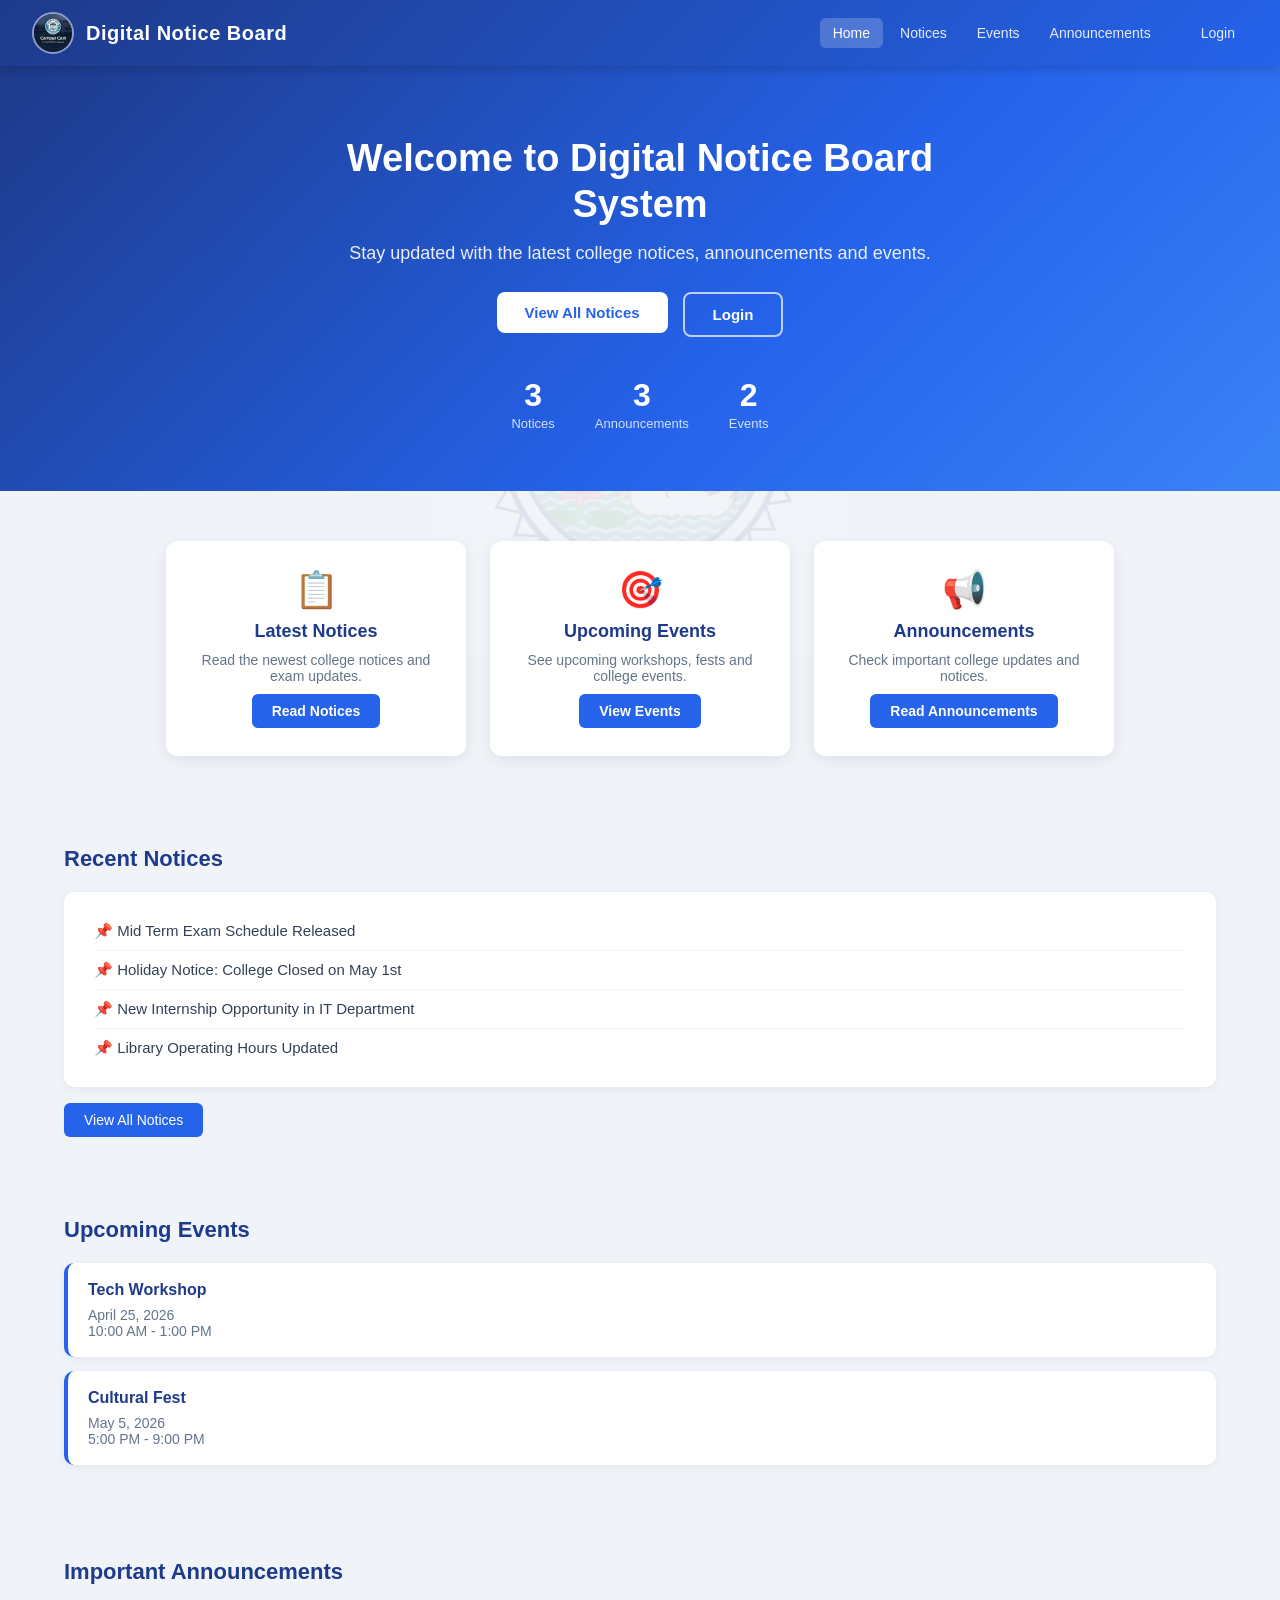
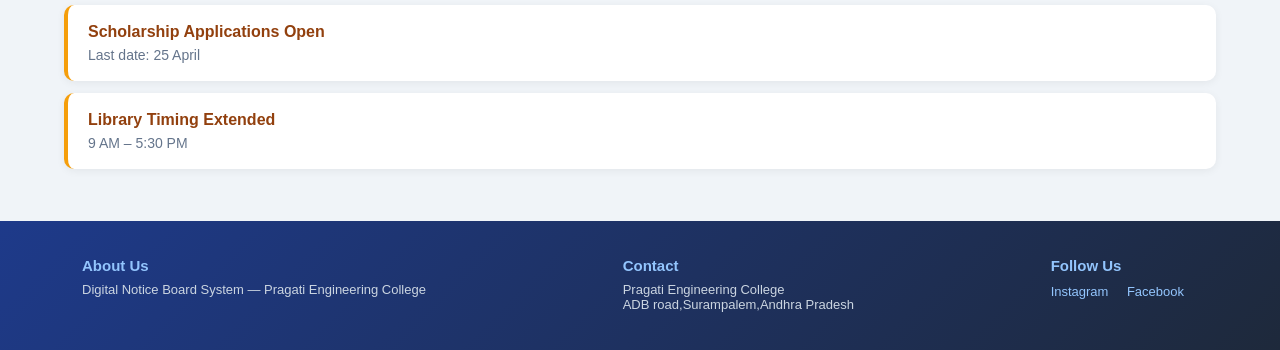
<file: html/index.html>
<!DOCTYPE html>
<html lang="en">
<head>
  <meta charset="UTF-8">
  <meta name="viewport" content="width=device-width, initial-scale=1.0">
  <title>Digital Notice Board System - PEC</title>
  <link rel="stylesheet" href="../css/style.css">
  <link rel="stylesheet" href="../css/components.css">
</head>
<body>

<header>
  <div class="navbar">
    <div class="navbar-brand">
      <img src="../images/logocc.jpeg" alt="LOGOCC" class="nav-logo">
      <h2>Digital Notice Board</h2>
    </div>
    <nav>
      <a href="index.html" id="nav-home">Home</a>
      <a href="notices.html">Notices</a>
      <a href="event.html">Events</a>
      <a href="annoc.html">Announcements</a>
      <a href="admindb.html" id="nav-dashboard" style="display:none;">Dashboard</a>
      <span id="nav-username" class="nav-username"></span>
      <a href="login.html" id="nav-login">Login</a>
      <a href="#" id="nav-logout" style="display:none;" id="logout-btn">Logout</a>
    </nav>
  </div>
</header>

<section class="hero">
  <div class="hero-content">
    <h1>Welcome to Digital Notice Board System</h1>
    <p>Stay updated with the latest college notices, announcements and events.</p>
    <div class="hero-btns">
      <a href="notices.html"><button class="btn-white"> View All Notices</button></a>
      <a href="login.html"><button class="btn-outline"> Login</button></a>
    </div>
    <div class="hero-stats">
      <div class="stat-box"><span id="stat-notices">0</span><small>Notices</small></div>
      <div class="stat-box"><span id="stat-announcements">0</span><small>Announcements</small></div>
      <div class="stat-box"><span id="stat-events">0</span><small>Events</small></div>
    </div>
  </div>
</section>

<section class="features">
  <a href="notices.html" class="card">
    <div class="card-icon">📋</div>
    <h3>Latest Notices</h3>
    <p>Read the newest college notices and exam updates.</p>
    <button>Read Notices</button>
  </a>
  <a href="event.html" class="card">
    <div class="card-icon">🎯</div>
    <h3>Upcoming Events</h3>
    <p>See upcoming workshops, fests and college events.</p>
    <button>View Events</button>
  </a>
  <a href="annoc.html" class="card">
    <div class="card-icon">📢</div>
    <h3>Announcements</h3>
    <p>Check important college updates and notices.</p>
    <button>Read Announcements</button>
  </a>
</section>

<section class="notices">
  <h2>Recent Notices</h2>
  <ul>
    <li>📌 Mid Term Exam Schedule Released</li>
    <li>📌 Holiday Notice: College Closed on May 1st</li>
    <li>📌 New Internship Opportunity in IT Department</li>
    <li>📌 Library Operating Hours Updated</li>
  </ul>
  <a href="notices.html"><button>View All Notices</button></a>
</section>

<section class="events">
  <h2>Upcoming Events</h2>
  <div class="event">
    <h3> Tech Workshop</h3>
    <p> April 25, 2026</p>
    <p> 10:00 AM - 1:00 PM</p>
  </div>
  <div class="event">
    <h3> Cultural Fest</h3>
    <p> May 5, 2026</p>
    <p> 5:00 PM - 9:00 PM</p>
  </div>
</section>

<section class="announcements">
  <h2>Important Announcements</h2>
  <div class="announcement">
    <h3> Scholarship Applications Open</h3>
    <p>Last date: 25 April</p>
  </div>
  <div class="announcement">
    <h3> Library Timing Extended</h3>
    <p>9 AM – 5:30 PM</p>
  </div>
</section>

<footer>
  <div class="footer-content">
    <div>
      <h3>About Us</h3>
      <p>Digital Notice Board System — Pragati Engineering College</p>
    </div>
    <div>
      <h3>Contact</h3>
      <p>Pragati Engineering College</p>
      <p> ADB road,Surampalem,Andhra Pradesh</p>
    </div>
    <div>
      <h3>Follow Us</h3>
      <div class="social">
        <a href=" https://www.instagram.com/pragatiengineering/ ">Instagram</a>
        <a href="https://www.facebook.com/PragatiEngineeeringCollege/">Facebook</a>
      </div>
    </div>
  </div>
  
</footer>

<div id="toast" class="toast"></div>

<script src="../js/auth.js"></script>
<script src="../js/notices.js"></script>
<script src="../js/announcements.js"></script>
<script src="../js/events.js"></script>
<script src="../js/ui.js"></script>
<script src="../js/main.js"></script>
</body>
</html>
</file>
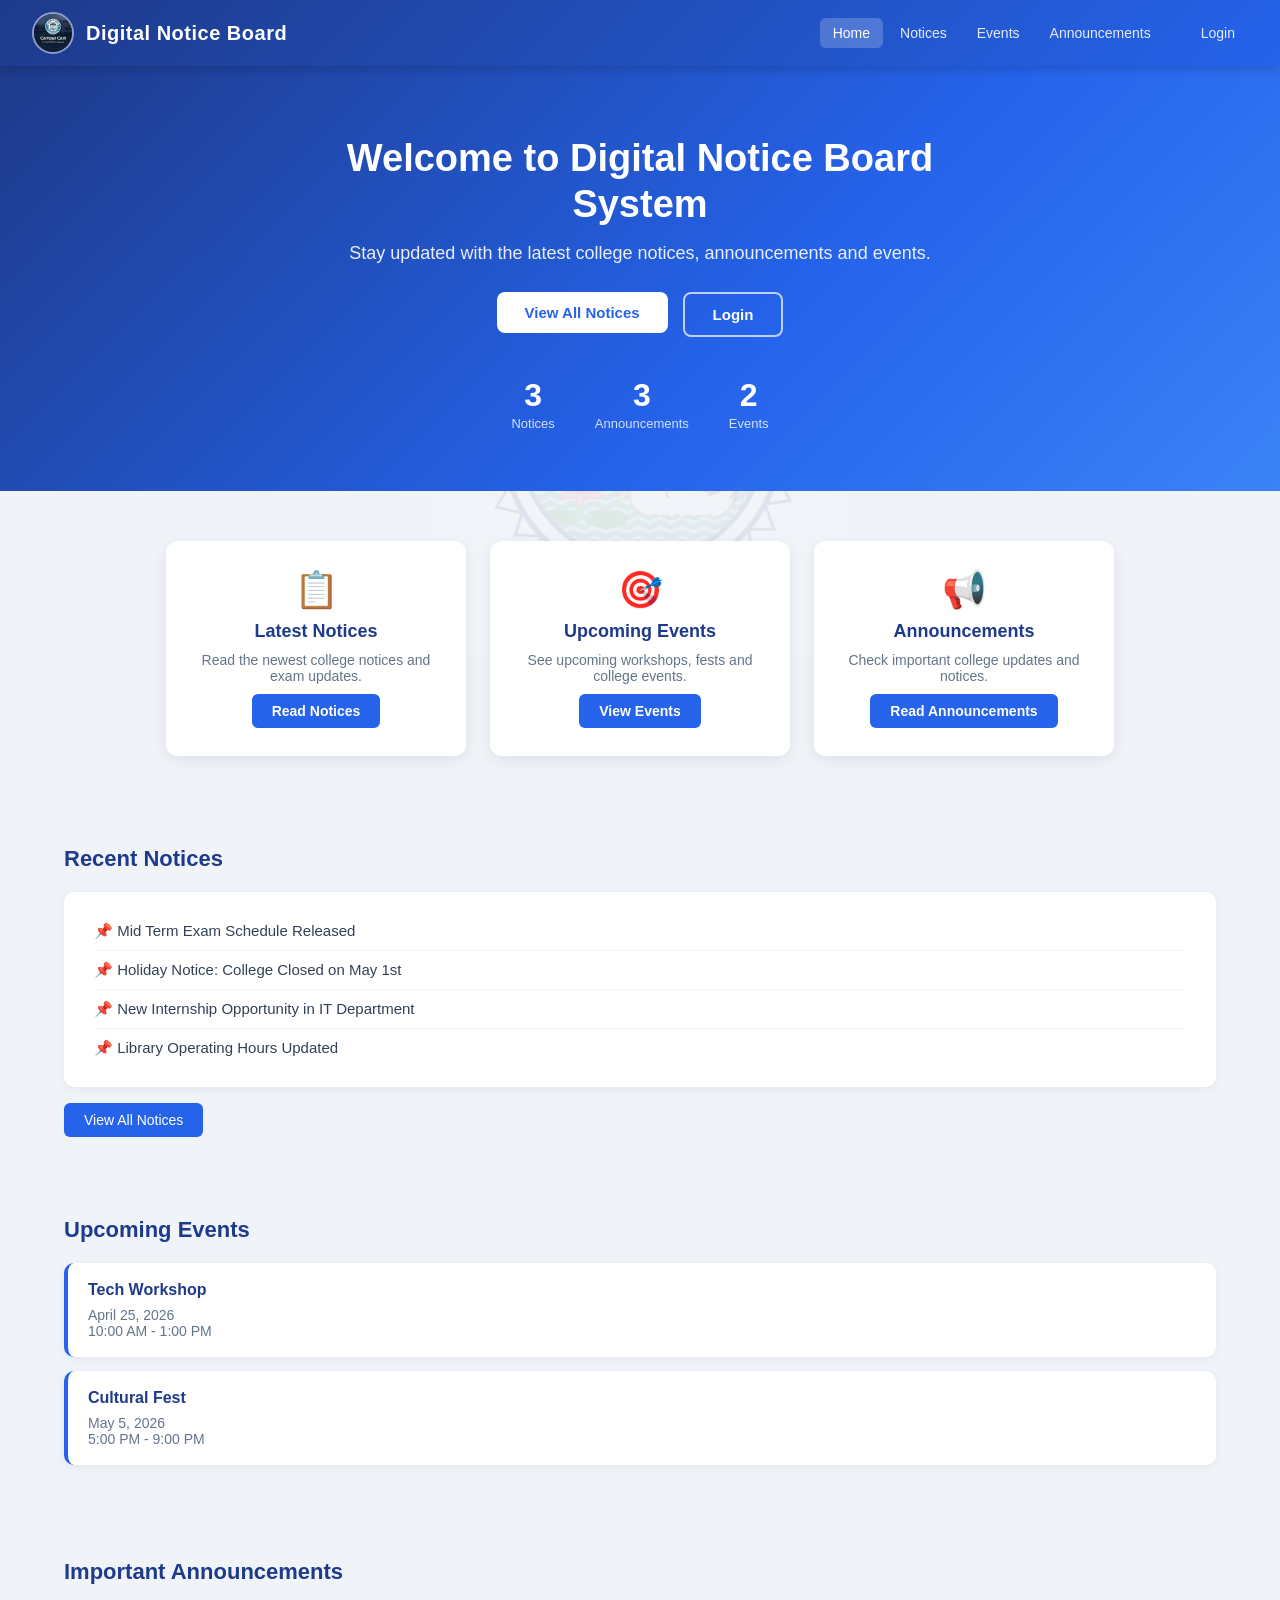
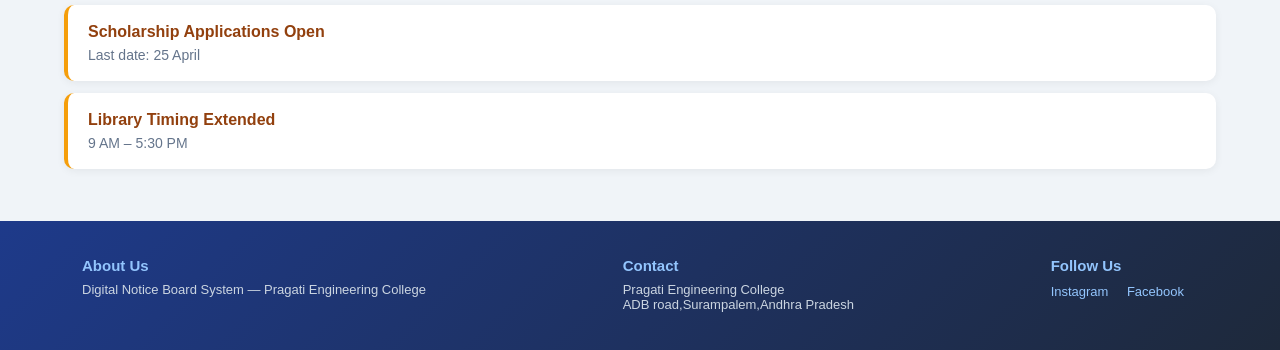
<file: html/addnotice.html>
<!DOCTYPE html>
<html lang="en">
<head>
  <meta charset="UTF-8">
  <meta name="viewport" content="width=device-width, initial-scale=1.0">
  <title>Add Notice - Digital Notice Board</title>
  <link rel="stylesheet" href="../css/style.css">
  <link rel="stylesheet" href="../css/components.css">
</head>
<body>

<header>
  <div class="navbar">
    <div class="navbar-brand">
      <img src="../images/logocc.jpeg" alt="LOGOCC" class="nav-logo">
      <h2>Digital Notice Board</h2>
    </div>
    <nav>
      <a href="index.html">Home</a>
      <a href="notices.html">Notices</a>
      <a href="event.html">Events</a>
      <a href="annoc.html">Announcements</a>
      <a href="admindb.html">Dashboard</a>
      <span id="nav-username" class="nav-username"></span>
      <a href="#" id="nav-logout" id="logout-btn"> Logout</a>
    </nav>
  </div>
</header>

<div class="page-header">
  <h2>📝 Add New Notice</h2>
</div>

<div class="add-notice-container">
  <form id="add-notice-form">
    <label>Notice Title</label>
    <input type="text" id="notice-title" placeholder="Enter notice title" required>

    <label>Description</label>
    <textarea id="notice-desc" rows="4" placeholder="Enter detailed description..." required></textarea>

    <label>Category</label>
    <select id="notice-category">
      <option value="Exam"> Exam</option>
      <option value="Event"> Event</option>
      <option value="Holiday"> Holiday</option>
      <option value="General">General</option>
    </select>

    <label>Start Date</label>
    <input type="date" id="notice-start" required>

    <label>End / Expiry Date</label>
    <input type="date" id="notice-end" required>

    <div class="form-actions">
      <button type="submit" class="btn-primary">Post Notice</button>
      <a href="managenotices.html"><button type="button" class="btn-cancel">Cancel</button></a>
    </div>
  </form>
</div>

<footer>
  <div class="footer-content">
    <div>
      <h3>About Us</h3>
      <p>Digital Notice Board System — Pragati Engineering College</p>
    </div>
    <div>
      <h3>Contact</h3>
      <p>Pragati Engineering College</p>
      <p> ADB road,Surampalem,Andhra Pradesh</p>
    </div>
    <div>
      <h3>Follow Us</h3>
      <div class="social">
        <a href=" https://www.instagram.com/pragatiengineering/ ">Instagram</a>
        <a href="https://www.facebook.com/PragatiEngineeeringCollege/">Facebook</a>
      </div>
    </div>
  </div>
  
</footer>
<div id="toast" class="toast"></div>

<script src="../js/auth.js"></script>
<script src="../js/notices.js"></script>
<script src="../js/announcements.js"></script>
<script src="../js/events.js"></script>
<script src="../js/ui.js"></script>
<script src="../js/main.js"></script>
<script>
  document.addEventListener("DOMContentLoaded", function() {
    const logoutBtn = document.getElementById("nav-logout");
    if (logoutBtn) logoutBtn.addEventListener("click", function(e) { e.preventDefault(); logout(); });
  });
</script>
</body>
</html>
</file>
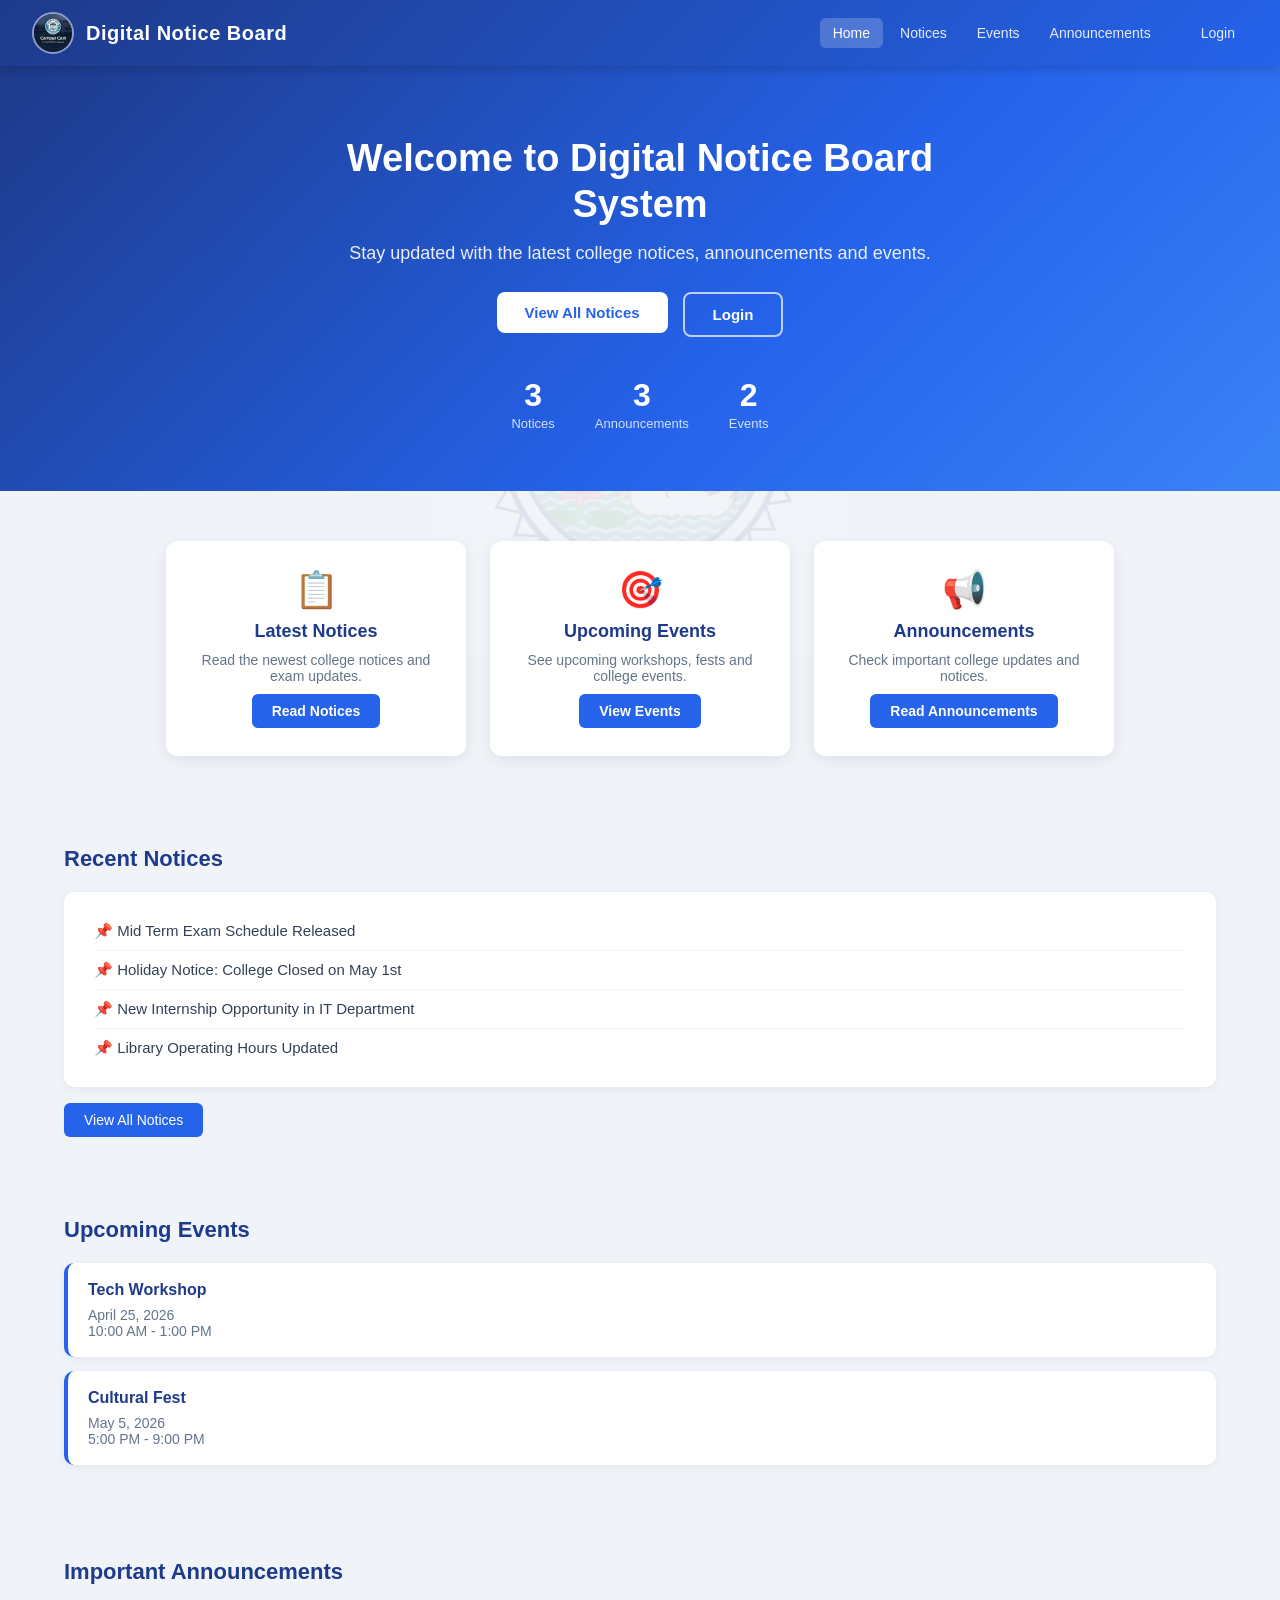
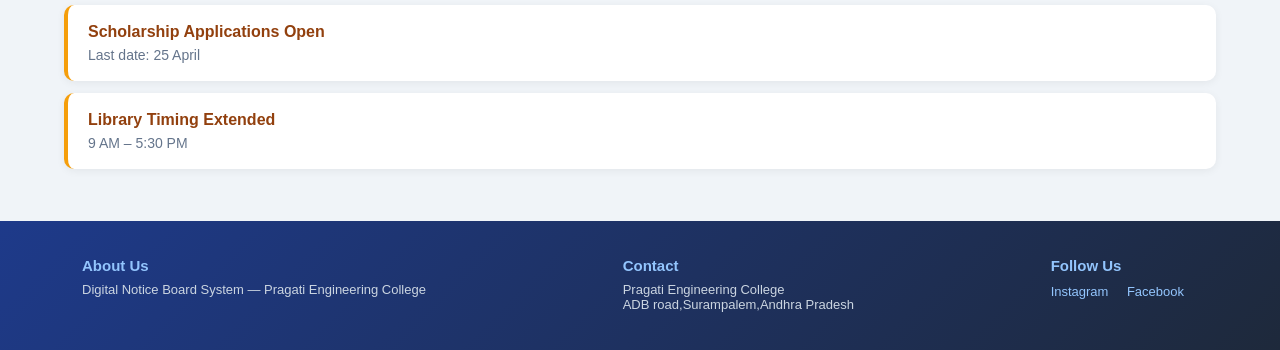
<file: html/admindb.html>
<!DOCTYPE html>
<html lang="en">
<head>
  <meta charset="UTF-8">
  <meta name="viewport" content="width=device-width, initial-scale=1.0">
  <title>Faculty Dashboard - Digital Notice Board</title>
  <link rel="stylesheet" href="../css/style.css">
  <link rel="stylesheet" href="../css/components.css">
</head>
<body>

<header>
  <div class="navbar">
    <div class="navbar-brand">
      <img src="../images/logocc.jpeg" alt="LOGOCC" class="nav-logo">
      <h2>Digital Notice Board</h2>
    </div>
    <nav>
      <a href="index.html">Home</a>
      <a href="notices.html">Notices</a>
      <a href="event.html">Events</a>
      <a href="annoc.html">Announcements</a>
      <span id="nav-username" class="nav-username"></span>
      <a href="#" id="nav-logout" id="logout-btn">Logout</a>
    </nav>
  </div>
</header>

<section class="dashboard">
  <div class="dashboard-welcome">
    <h2> Faculty Dashboard</h2>
    <p id="welcome-msg">Welcome </p>
  </div>

  <div class="stats-row">
    <div class="stat-card">
      <span class="stat-icon">📋</span>
      <span id="stat-notices" class="stat-num">0</span>
      <span class="stat-label">Total Notices</span>
    </div>
    <div class="stat-card">
      <span class="stat-icon">📢</span>
      <span id="stat-announcements" class="stat-num">0</span>
      <span class="stat-label">Announcements</span>
    </div>
    <div class="stat-card">
      <span class="stat-icon">🎯</span>
      <span id="stat-events" class="stat-num">0</span>
      <span class="stat-label">Events</span>
    </div>
  </div>

  <div class="dashboard-cards">
    <div class="dash-card">
      <div class="dash-icon">📝</div>
      <h3>Post Notice</h3>
      <p>Add new college notice for students</p>
      <a href="addnotice.html"><button class="btn-primary">Add Notice</button></a>
    </div>
    <div class="dash-card">
      <div class="dash-icon">⚙️</div>
      <h3>Manage Notices</h3>
      <p>Edit or delete existing notices</p>
      <a href="managenotices.html"><button class="btn-primary">Manage</button></a>
    </div>
    <div class="dash-card">
      <div class="dash-icon">🎯</div>
      <h3>Manage Events</h3>
      <p>Add or update college events</p>
      <a href="event.html"><button class="btn-primary">View Events</button></a>
    </div>
    <div class="dash-card">
      <div class="dash-icon">📢</div>
      <h3>Announcements</h3>
      <p>Post important announcements</p>
      <a href="annoc.html"><button class="btn-primary">Manage</button></a>
    </div>
  </div>
</section>
<footer>
  <div class="footer-content">
    <div>
      <h3>About Us</h3>
      <p>Digital Notice Board System — Pragati Engineering College</p>
    </div>
    <div>
      <h3>Contact</h3>
      <p>Pragati Engineering College</p>
      <p> ADB road,Surampalem,Andhra Pradesh</p>
    </div>
    <div>
      <h3>Follow Us</h3>
      <div class="social">
        <a href=" https://www.instagram.com/pragatiengineering/ ">Instagram</a>
        <a href="https://www.facebook.com/PragatiEngineeeringCollege/">Facebook</a>
      </div>
    </div>
  </div>
  
</footer>

<div id="toast" class="toast"></div>

<script src="../js/auth.js"></script>
<script src="../js/notices.js"></script>
<script src="../js/announcements.js"></script>
<script src="../js/events.js"></script>
<script src="../js/ui.js"></script>
<script src="../js/main.js"></script>
<script>
  document.addEventListener("DOMContentLoaded", function() {
    const user = getCurrentUser();
    if (user) {
      const msg = document.getElementById("welcome-msg");
      if (msg) msg.textContent = `Welcome , ${user.name}! `;
    }
    const logoutBtn = document.getElementById("nav-logout");
    if (logoutBtn) logoutBtn.addEventListener("click", function(e) { e.preventDefault(); logout(); });
  });
</script>
</body>
</html>
</file>
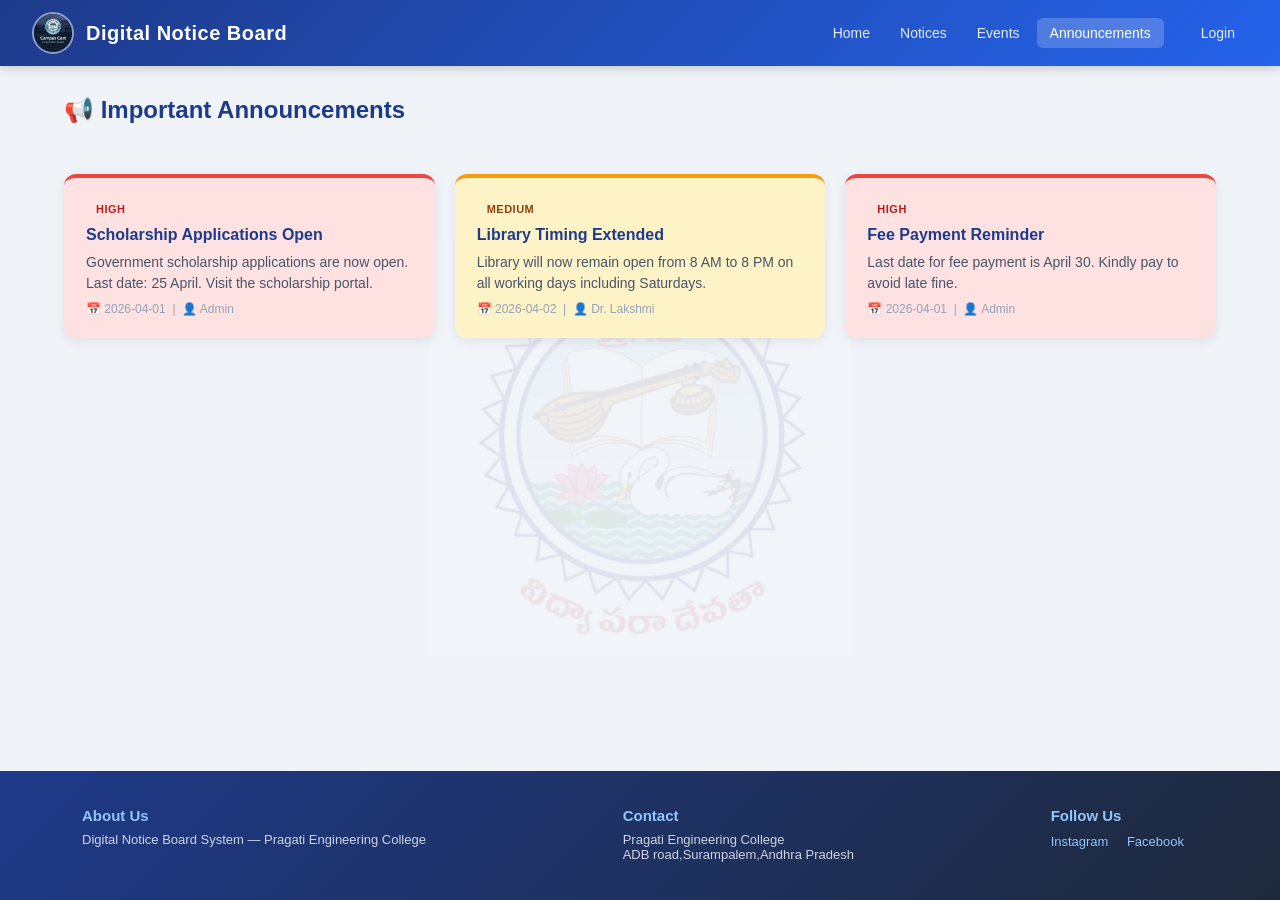
<file: html/annoc.html>
<!DOCTYPE html>
<html lang="en">
<head>
  <meta charset="UTF-8">
  <meta name="viewport" content="width=device-width, initial-scale=1.0">
  <title>Announcements - Digital Notice Board</title>
  <link rel="stylesheet" href="../css/style.css">
  <link rel="stylesheet" href="../css/components.css">
</head>
<body>

<header>
  <div class="navbar">
    <div class="navbar-brand">
      <img src="../images/logocc.jpeg" alt="LOGOCC" class="nav-logo">
      <h2>Digital Notice Board</h2>
    </div>
    <nav>
      <a href="index.html">Home</a>
      <a href="notices.html">Notices</a>
      <a href="event.html">Events</a>
      <a href="annoc.html">Announcements</a>
      <a href="admindb.html" id="nav-dashboard" style="display:none;">Dashboard</a>
      <span id="nav-username" class="nav-username"></span>
      <a href="login.html" id="nav-login">Login</a>
      <a href="#" id="nav-logout" style="display:none;" id="logout-btn">Logout</a>
    </nav>
  </div>
</header>

<div class="page-header">
  <h2>📢 Important Announcements</h2>
  <span id="role-badge" class="role-badge"></span>
</div>

<div class="toolbar">
  <button id="add-announcement-btn" class="btn-primary" style="display:none;" onclick="openModal('add-announcement-modal')">➕ Add Announcement</button>
</div>

<div class="announcement-container" id="announcements-container">
  <p style="text-align:center;color:#666;">Loading announcements...</p>
</div>

<footer>
  <div class="footer-content">
    <div>
      <h3>About Us</h3>
      <p>Digital Notice Board System — Pragati Engineering College</p>
    </div>
    <div>
      <h3>Contact</h3>
      <p>Pragati Engineering College</p>
      <p> ADB road,Surampalem,Andhra Pradesh</p>
    </div>
    <div>
      <h3>Follow Us</h3>
      <div class="social">
        <a href=" https://www.instagram.com/pragatiengineering/ ">Instagram</a>
        <a href="https://www.facebook.com/PragatiEngineeeringCollege/">Facebook</a>
      </div>
    </div>
  </div>
  
</footer>

<div id="toast" class="toast"></div>

<!-- Add Announcement Modal -->
<div id="add-announcement-modal" class="modal-overlay" style="display:none;">
  <div class="modal">
    <h3>📢 Add Announcement</h3>
    <form id="add-announcement-form">
      <label>Title</label>
      <input type="text" id="ann-title" placeholder="Announcement title" required>
      <label>Description</label>
      <textarea id="ann-desc" rows="3" placeholder="Announcement details..." required></textarea>
      <label>Priority</label>
      <select id="ann-priority">
        <option value="high">🔴 High</option>
        <option value="medium">🟡 Medium</option>
        <option value="low">🟢 Low</option>
      </select>
      <div class="modal-actions">
        <button type="submit" class="btn-primary"> Post</button>
        <button type="button" class="btn-cancel" onclick="closeModal('add-announcement-modal')">Cancel</button>
      </div>
    </form>
  </div>
</div>

<script src="../js/auth.js"></script>
<script src="../js/notices.js"></script>
<script src="../js/announcements.js"></script>
<script src="../js/events.js"></script>
<script src="../js/ui.js"></script>
<script src="../js/main.js"></script>
</body>
</html>
</file>
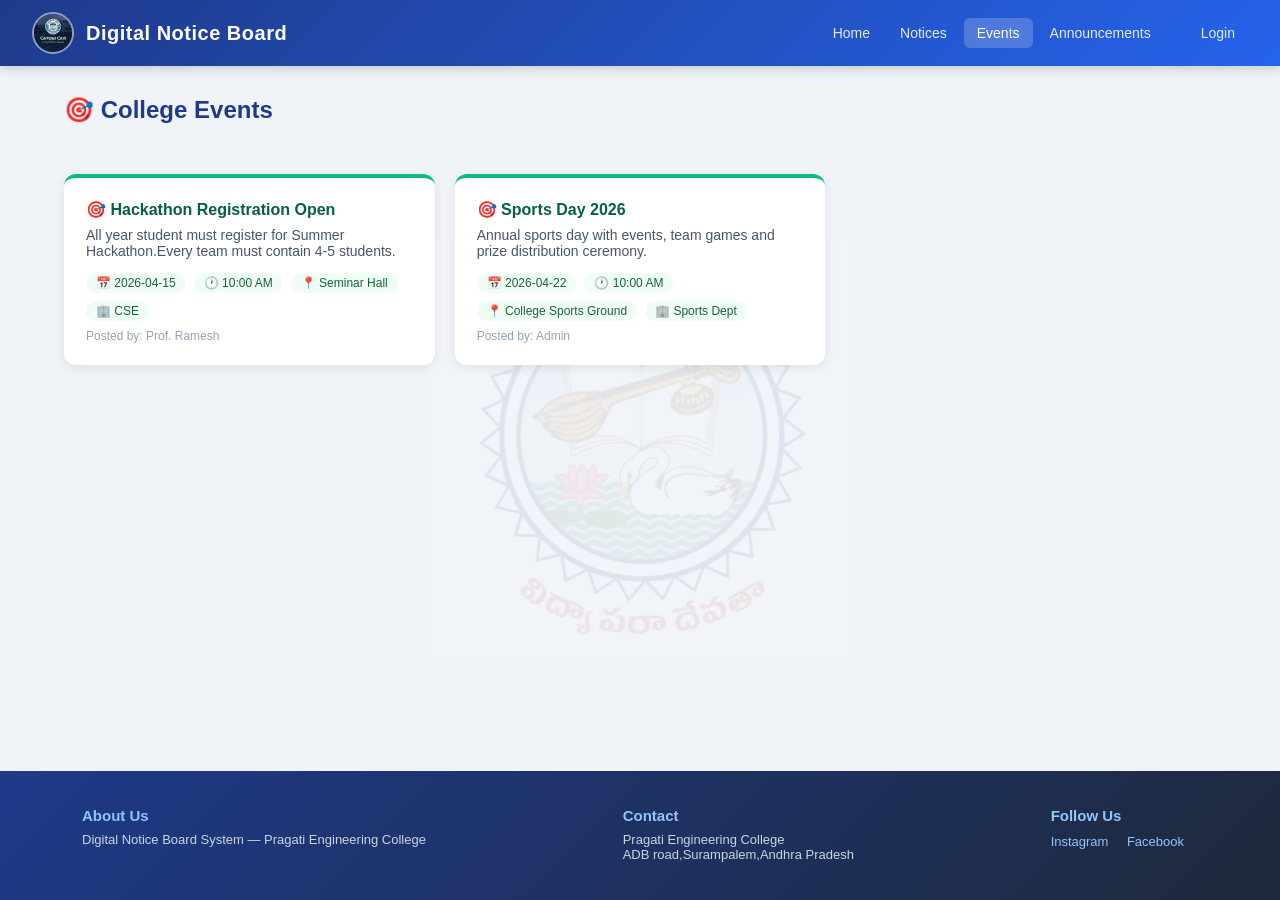
<file: html/event.html>
<!DOCTYPE html>
<html lang="en">
<head>
  <meta charset="UTF-8">
  <meta name="viewport" content="width=device-width, initial-scale=1.0">
  <title>Events - Digital Notice Board</title>
  <link rel="stylesheet" href="../css/style.css">
  <link rel="stylesheet" href="../css/components.css">
</head>
<body>

<header>
  <div class="navbar">
    <div class="navbar-brand">
      <img src="../images/logocc.jpeg" alt="LOGOCC" class="nav-logo">
      <h2>Digital Notice Board</h2>
    </div>
    <nav>
      <a href="index.html">Home</a>
      <a href="notices.html">Notices</a>
      <a href="event.html">Events</a>
      <a href="annoc.html">Announcements</a>
      <a href="admindb.html" id="nav-dashboard" style="display:none;">Dashboard</a>
      <span id="nav-username" class="nav-username"></span>
      <a href="login.html" id="nav-login">Login</a>
      <a href="#" id="nav-logout" style="display:none;" id="logout-btn">Logout</a>
    </nav>
  </div>
</header>

<div class="page-header">
  <h2>🎯 College Events</h2>
  <span id="role-badge" class="role-badge"></span>
</div>

<div class="toolbar">
  <button id="add-event-btn" class="btn-primary" style="display:none;" onclick="openModal('add-event-modal')">➕ Add Event</button>
</div>

<div class="events-container" id="events-container">
  <p style="text-align:center;color:#666;">Loading events...</p>
</div>

<footer>
  <div class="footer-content">
    <div>
      <h3>About Us</h3>
      <p>Digital Notice Board System — Pragati Engineering College</p>
    </div>
    <div>
      <h3>Contact</h3>
      <p>Pragati Engineering College</p>
      <p> ADB road,Surampalem,Andhra Pradesh</p>
    </div>
    <div>
      <h3>Follow Us</h3>
      <div class="social">
        <a href=" https://www.instagram.com/pragatiengineering/ ">Instagram</a>
        <a href="https://www.facebook.com/PragatiEngineeeringCollege/">Facebook</a>
      </div>
    </div>
  </div>
  
</footer>
<div id="toast" class="toast"></div>

<!-- Add Event Modal -->
<div id="add-event-modal" class="modal-overlay" style="display:none;">
  <div class="modal">
    <h3>🎯 Add Event</h3>
    <form id="add-event-form">
      <label>Event Title</label>
      <input type="text" id="evt-title" placeholder="Event name" required>
      <label>Description</label>
      <textarea id="evt-desc" rows="3" placeholder="Event details..." required></textarea>
      <label>Date</label>
      <input type="date" id="evt-date" required>
      <label>Time</label>
      <input type="time" id="evt-time" required>
      <label>Location</label>
      <input type="text" id="evt-location" placeholder="e.g. College Auditorium" required>
      <label>Organizer</label>
      <input type="text" id="evt-organizer" placeholder="e.g. CSE Department" required>
      <div class="modal-actions">
        <button type="submit" class="btn-primary"> Add Event</button>
        <button type="button" class="btn-cancel" onclick="closeModal('add-event-modal')">Cancel</button>
      </div>
    </form>
  </div>
</div>

<script src="../js/auth.js"></script>
<script src="../js/notices.js"></script>
<script src="../js/announcements.js"></script>
<script src="../js/events.js"></script>
<script src="../js/ui.js"></script>
<script src="../js/main.js"></script>
</body>
</html>
</file>
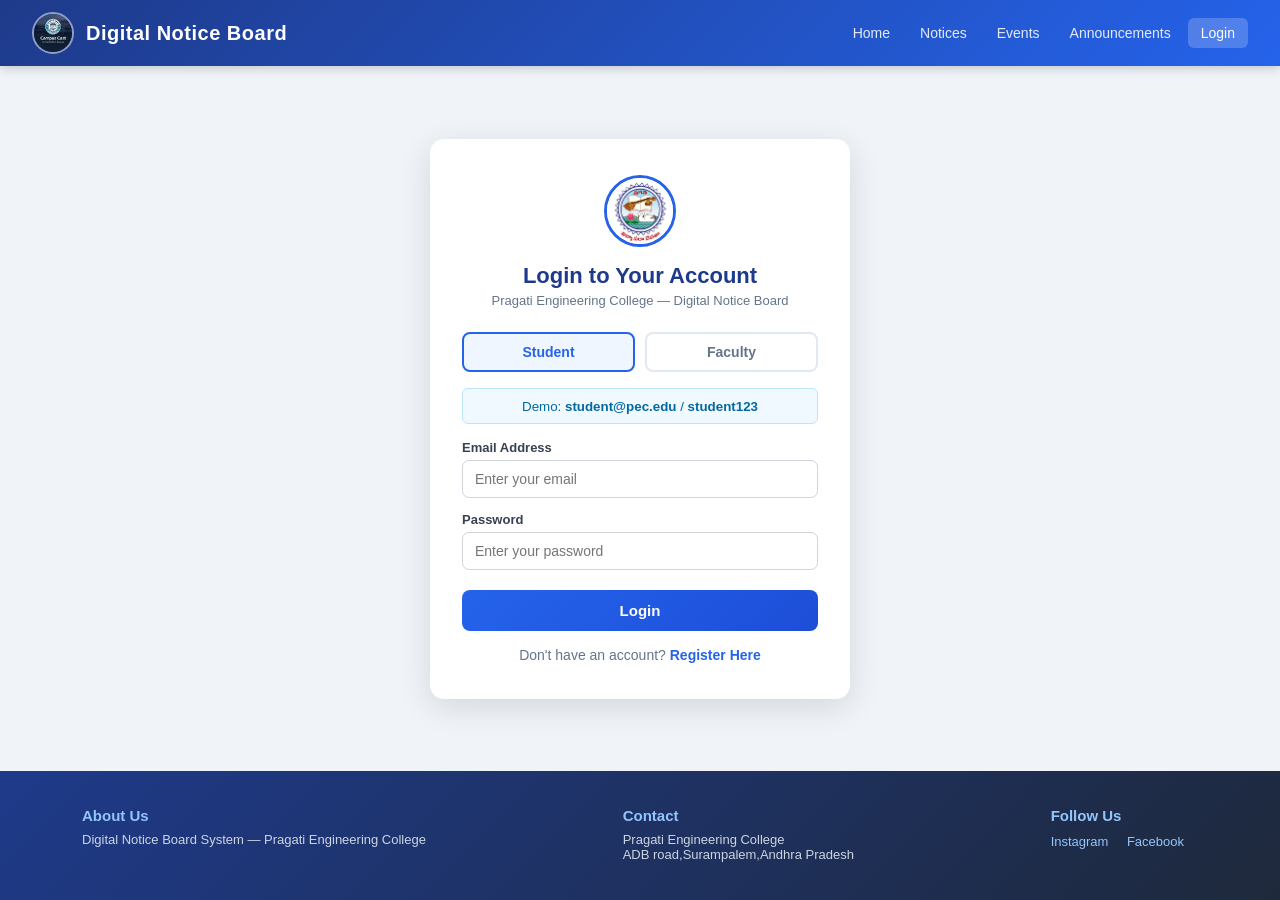
<file: html/login.html>
<!DOCTYPE html>
<html lang="en">
<head>
  <meta charset="UTF-8">
  <meta name="viewport" content="width=device-width, initial-scale=1.0">
  <title>Login - Digital Notice Board</title>
  <link rel="stylesheet" href="../css/style.css">
  <link rel="stylesheet" href="../css/components.css">
</head>
<body>

<header>
  <div class="navbar">
    <div class="navbar-brand">
      <img src="../images/logocc.jpeg" alt="LOGOCC" class="nav-logo">
      <h2>Digital Notice Board</h2>
    </div>
    <nav>
      <a href="index.html">Home</a>
      <a href="notices.html">Notices</a>
      <a href="event.html">Events</a>
      <a href="annoc.html">Announcements</a>
      <a href="login.html" id="nav-login">Login</a>
      <a href="#" id="nav-logout" style="display:none;" id="logout-btn">Logout</a>
    </nav>
  </div>
</header>

<section class="login-page">
  <div class="login-container">
    <div class="login-header">
      <img src="../images/peclogo.jpeg" alt="PEC Logo" class="login-logo">
      <h2>Login to Your Account</h2>
      <p>Pragati Engineering College — Digital Notice Board</p>
    </div>

    <div class="role-tabs">
      <button class="role-tab active" onclick="selectRole('student', this)"> Student</button>
      <button class="role-tab" onclick="selectRole('teacher', this)"> Faculty</button>
    </div>

    <div class="demo-hint" id="demo-hint">
      <small> Demo: <strong>student@pec.edu</strong> / <strong>student123</strong></small>
    </div>

    <form id="login-form">
      <label>Email Address</label>
      <input type="email" id="login-email" placeholder="Enter your email" required>

      <label>Password</label>
      <input type="password" id="login-password" placeholder="Enter your password" required>

      <input type="hidden" id="login-role" value="student">

      <button type="submit" class="btn-full"> Login</button>

      <p class="register-text">
        Don't have an account? <a href="register.html">Register Here</a>
      </p>
    </form>
  </div>
</section>

<footer>
  <div class="footer-content">
    <div>
      <h3>About Us</h3>
      <p>Digital Notice Board System — Pragati Engineering College</p>
    </div>
    <div>
      <h3>Contact</h3>
      <p>Pragati Engineering College</p>
      <p> ADB road,Surampalem,Andhra Pradesh</p>
    </div>
    <div>
      <h3>Follow Us</h3>
      <div class="social">
        <a href=" https://www.instagram.com/pragatiengineering/ ">Instagram</a>
        <a href="https://www.facebook.com/PragatiEngineeeringCollege/">Facebook</a>
      </div>
    </div>
  </div>
  
</footer>

<div id="toast" class="toast"></div>

<script src="../js/auth.js"></script>
<script src="../js/notices.js"></script>
<script src="../js/announcements.js"></script>
<script src="../js/events.js"></script>
<script src="../js/ui.js"></script>
<script src="../js/main.js"></script>
<script>
  function selectRole(role, btn) {
    document.getElementById("login-role").value = role;
    document.querySelectorAll(".role-tab").forEach(t => t.classList.remove("active"));
    btn.classList.add("active");
    const hint = document.getElementById("demo-hint");
    if (role === "teacher") {
      hint.innerHTML = "<small> Demo: <strong>teacher@pec.edu</strong> / <strong>teacher123</strong></small>";
    } else {
      hint.innerHTML = "<small> Demo: <strong>student@pec.edu</strong> / <strong>student123</strong></small>";
    }
  }
</script>
</body>
</html>
</file>
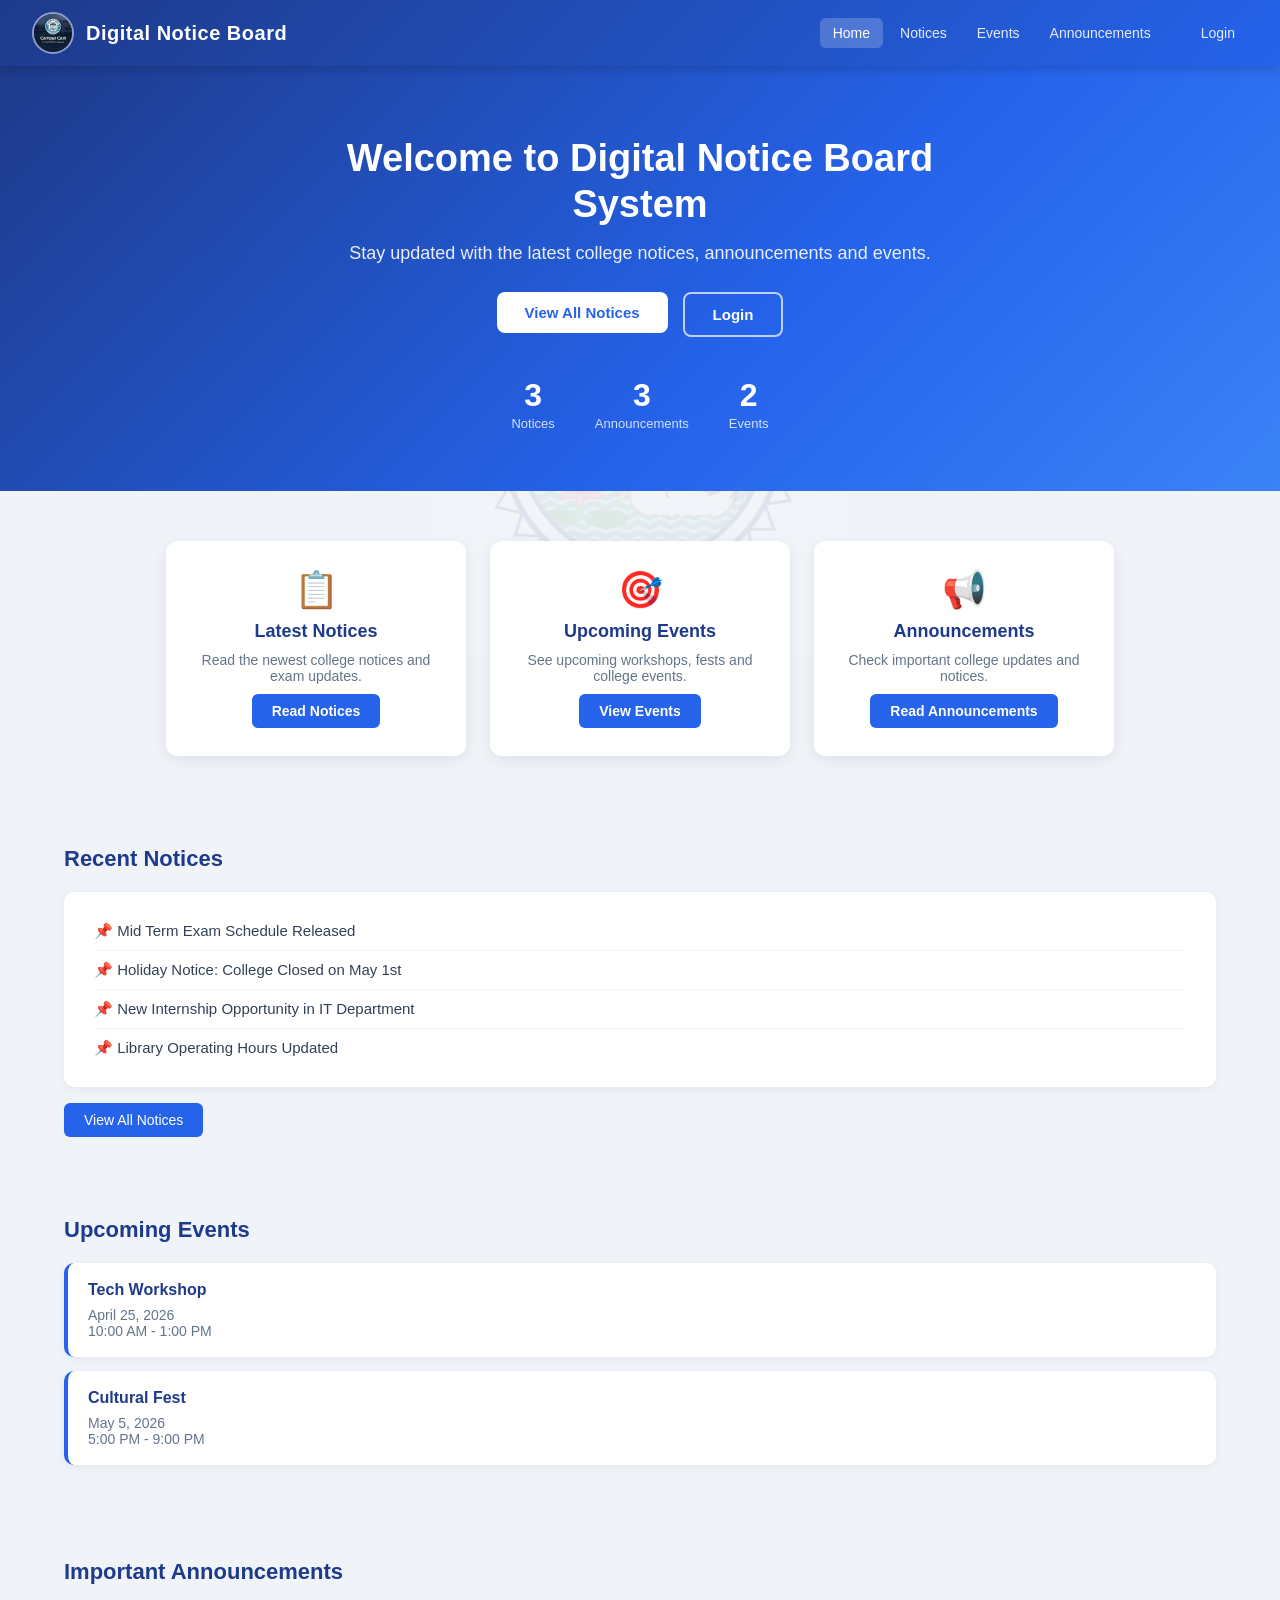
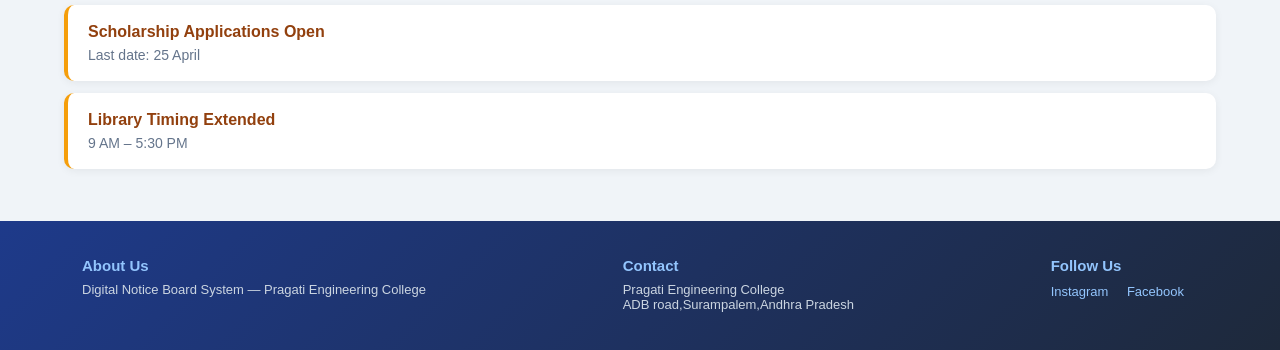
<file: html/managenotices.html>
<!DOCTYPE html>
<html lang="en">
<head>
  <meta charset="UTF-8">
  <meta name="viewport" content="width=device-width, initial-scale=1.0">
  <title>Manage Notices - Digital Notice Board</title>
  <link rel="stylesheet" href="../css/style.css">
  <link rel="stylesheet" href="../css/components.css">
</head>
<body>

<header>
  <div class="navbar">
    <div class="navbar-brand">
      <img src="../images/logocc.jpeg" alt="LOGOCC" class="nav-logo">
      <h2>Digital Notice Board</h2>
    </div>
    <nav>
      <a href="index.html">Home</a>
      <a href="notices.html">Notices</a>
      <a href="event.html">Events</a>
      <a href="annoc.html">Announcements</a>
      <a href="admindb.html">Dashboard</a>
      <span id="nav-username" class="nav-username"></span>
      <a href="#" id="nav-logout" id="logout-btn"> Logout</a>
    </nav>
  </div>
</header>

<div class="page-header">
  <h2>⚙️ Manage Notices</h2>
  <a href="addnotice.html"><button class="btn-primary">➕ Add New Notice</button></a>
</div>

<div class="table-container">
  <table>
    <thead>
      <tr>
        <th>Title</th>
        <th>Category</th>
        <th>Posted By</th>
        <th>Posted On</th>
        <th>Expiry</th>
        <th>Actions</th>
      </tr>
    </thead>
    <tbody id="notices-tbody">
      <tr><td colspan="6" style="text-align:center;padding:20px;">Loading...</td></tr>
    </tbody>
  </table>
</div>

<footer>
  <p class="footer-copy">© 2026 Digital Notice Board System — Pragati Engineering College</p>
</footer>

<div id="toast" class="toast"></div>

<!-- Edit Modal -->
<div id="edit-modal" class="modal-overlay" style="display:none;">
  <div class="modal">
    <h3> Edit Notice</h3>
    <form id="edit-notice-form">
      <input type="hidden" id="edit-id">
      <label>Title</label>
      <input type="text" id="edit-title" required>
      <label>Description</label>
      <textarea id="edit-desc" rows="3" required></textarea>
      <label>Category</label>
      <select id="edit-category">
        <option value="Exam">Exam</option>
        <option value="Event">Event</option>
        <option value="Holiday">Holiday</option>
        <option value="General">General</option>
      </select>
      <label>Start Date</label>
      <input type="date" id="edit-start" required>
      <label>End Date</label>
      <input type="date" id="edit-end" required>
      <div class="modal-actions">
        <button type="submit" class="btn-primary">Update</button>
        <button type="button" class="btn-cancel" onclick="closeModal('edit-modal')">Cancel</button>
      </div>
    </form>
  </div>
</div>

<script src="../js/auth.js"></script>
<script src="../js/notices.js"></script>
<script src="../js/announcements.js"></script>
<script src="../js/events.js"></script>
<script src="../js/ui.js"></script>
<script src="../js/main.js"></script>
<script>
  document.addEventListener("DOMContentLoaded", function() {
    const logoutBtn = document.getElementById("nav-logout");
    if (logoutBtn) logoutBtn.addEventListener("click", function(e) { e.preventDefault(); logout(); });
  });
</script>
</body>
</html>
</file>
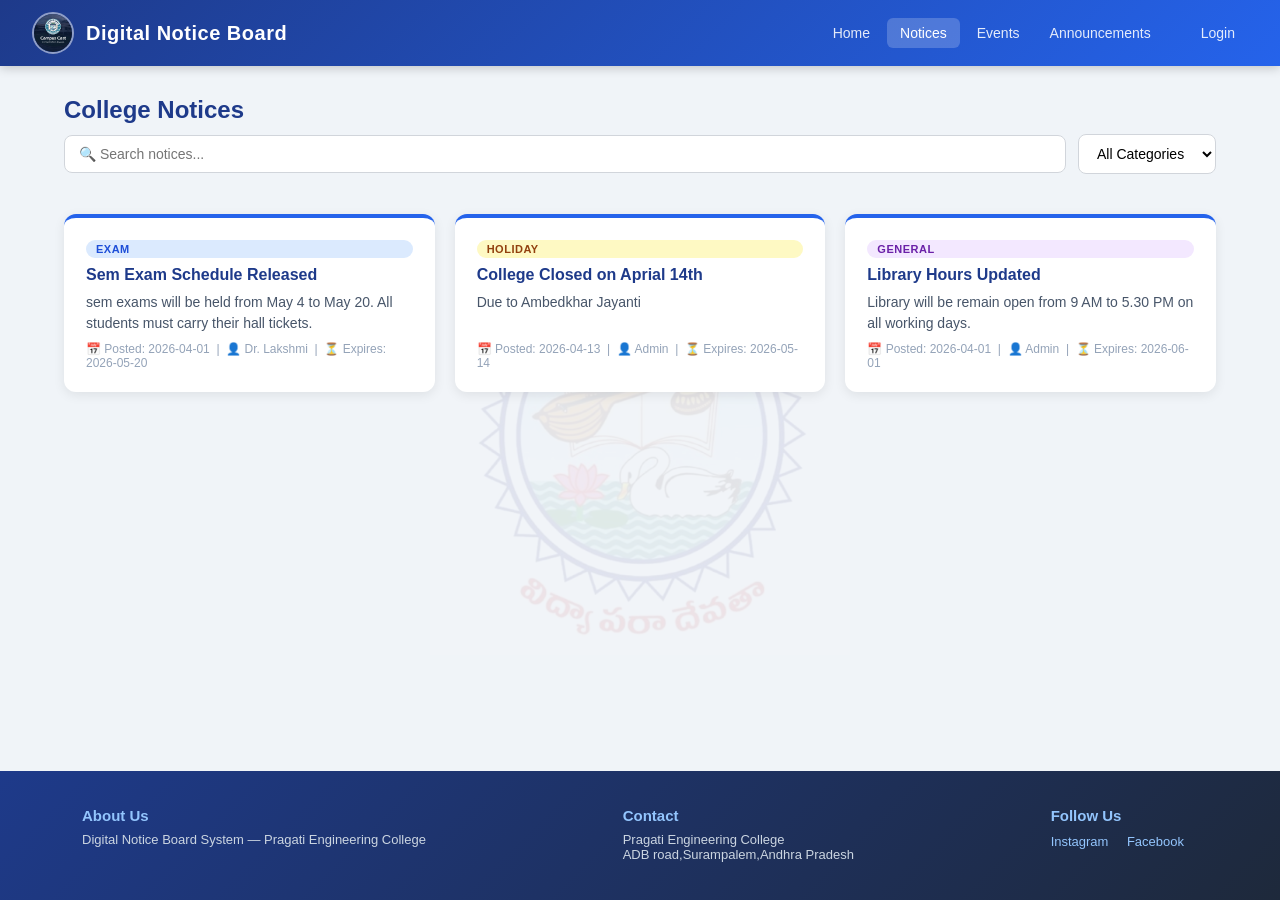
<file: html/notices.html>
<!DOCTYPE html>
<html lang="en">
<head>
  <meta charset="UTF-8">
  <meta name="viewport" content="width=device-width, initial-scale=1.0">
  <title>Notices - Digital Notice Board</title>
  <link rel="stylesheet" href="../css/style.css">
  <link rel="stylesheet" href="../css/components.css">
</head>
<body>

<header>
  <div class="navbar">
    <div class="navbar-brand">
      <img src="../images/logocc.jpeg" alt="LOGOCC" class="nav-logo">
      <h2>Digital Notice Board</h2>
    </div>
    <nav>
      <a href="index.html">Home</a>
      <a href="notices.html">Notices</a>
      <a href="event.html">Events</a>
      <a href="annoc.html">Announcements</a>
      <a href="admindb.html" id="nav-dashboard" style="display:none;">Dashboard</a>
      <span id="nav-username" class="nav-username"></span>
      <a href="login.html" id="nav-login">Login</a>
      <a href="#" id="nav-logout" style="display:none;" id="logout-btn">Logout</a>
    </nav>
  </div>
</header>

<div class="page-header">
  <h2>College Notices</h2>
  <span id="role-badge" class="role-badge"></span>
</div>

<div class="toolbar">
  <input type="text" id="notice-search" placeholder="🔍 Search notices..." class="search-input">
  <select id="category-filter" class="filter-select">
    <option value="All">All Categories</option>
    <option value="Exam">Exam</option>
    <option value="Event">Event</option>
    <option value="Holiday">Holiday</option>
    <option value="General">General</option>
  </select>
  <a href="addnotice.html" id="add-notice-link" style="display:none;">
    <button class="btn-primary">➕ Add Notice</button>
  </a>
</div>

<div class="notice-container" id="notices-container">
  <p style="text-align:center;color:#666;">Loading notices...</p>
</div>

<footer>
  <div class="footer-content">
    <div>
      <h3>About Us</h3>
      <p>Digital Notice Board System — Pragati Engineering College</p>
    </div>
    <div>
      <h3>Contact</h3>
      <p>Pragati Engineering College</p>
      <p> ADB road,Surampalem,Andhra Pradesh</p>
    </div>
    <div>
      <h3>Follow Us</h3>
      <div class="social">
        <a href=" https://www.instagram.com/pragatiengineering/ ">Instagram</a>
        <a href="https://www.facebook.com/PragatiEngineeeringCollege/">Facebook</a>
      </div>
    </div>
  </div>
  
</footer>
<div id="toast" class="toast"></div>

<!-- Edit Notice Modal -->
<div id="edit-modal" class="modal-overlay" style="display:none;">
  <div class="modal">
    <h3>✏️ Edit Notice</h3>
    <form id="edit-notice-form">
      <input type="hidden" id="edit-id">
      <label>Title</label>
      <input type="text" id="edit-title" required>
      <label>Description</label>
      <textarea id="edit-desc" rows="3" required></textarea>
      <label>Category</label>
      <select id="edit-category">
        <option value="Exam">Exam</option>
        <option value="Event">Event</option>
        <option value="Holiday">Holiday</option>
        <option value="General">General</option>
      </select>
      <label>Start Date</label>
      <input type="date" id="edit-start" required>
      <label>End Date</label>
      <input type="date" id="edit-end" required>
      <div class="modal-actions">
        <button type="submit" class="btn-primary"> Save</button>
        <button type="button" class="btn-cancel" onclick="closeModal('edit-modal')">Cancel</button>
      </div>
    </form>
  </div>
</div>

<script src="../js/auth.js"></script>
<script src="../js/notices.js"></script>
<script src="../js/announcements.js"></script>
<script src="../js/events.js"></script>
<script src="../js/ui.js"></script>
<script src="../js/main.js"></script>
<script>
  document.addEventListener("DOMContentLoaded", function() {
    if (isTeacher()) {
      const link = document.getElementById("add-notice-link");
      if (link) link.style.display = "inline";
    }
  });
</script>
</body>
</html>
</file>
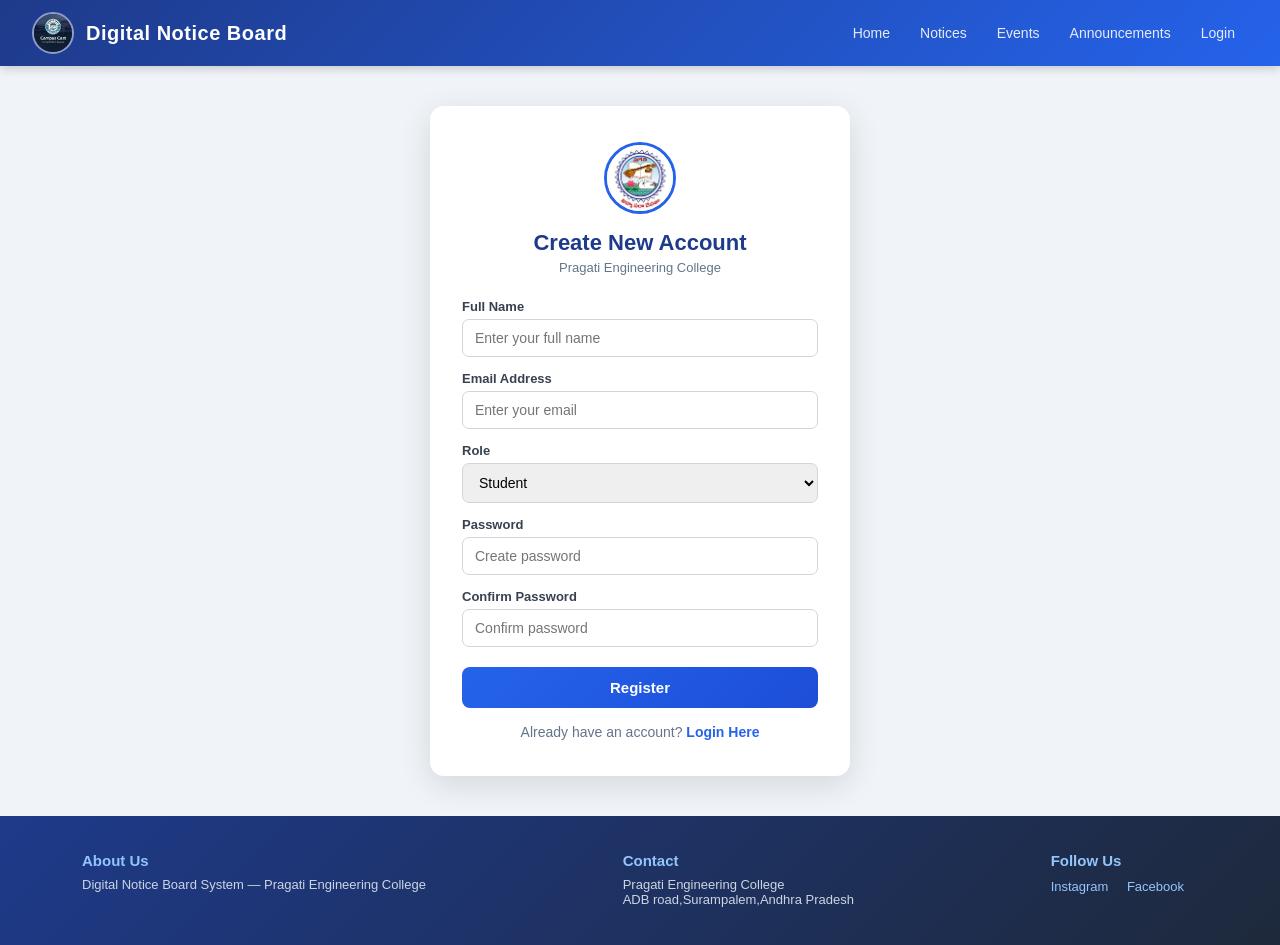
<file: html/register.html>
<!DOCTYPE html>
<html lang="en">
<head>
  <meta charset="UTF-8">
  <meta name="viewport" content="width=device-width, initial-scale=1.0">
  <title>Register - Digital Notice Board</title>
  <link rel="stylesheet" href="../css/style.css">
  <link rel="stylesheet" href="../css/components.css">
</head>
<body>

<header>
  <div class="navbar">
    <div class="navbar-brand">
      <img src="../images/logocc.jpeg" alt="LOGOCC" class="nav-logo">
      <h2>Digital Notice Board</h2>
    </div>
    <nav>
      <a href="index.html">Home</a>
      <a href="notices.html">Notices</a>
      <a href="event.html">Events</a>
      <a href="annoc.html">Announcements</a>
      <a href="login.html" id="nav-login">Login</a>
      <a href="#" id="nav-logout" style="display:none;">Logout</a>
    </nav>
  </div>
</header>

<section class="login-page">
  <div class="login-container">
    <div class="login-header">
      <img src="../images/peclogo.jpeg" alt="PEC Logo" class="login-logo">
      <h2>Create New Account</h2>
      <p>Pragati Engineering College</p>
    </div>

    <form id="register-form">
      <label>Full Name</label>
      <input type="text" id="reg-name" placeholder="Enter your full name" required>

      <label>Email Address</label>
      <input type="email" id="reg-email" placeholder="Enter your email" required>

      <label>Role</label>
      <select id="reg-role" required>
        <option value="student"> Student</option>
        <option value="teacher"> Faculty / Teacher</option>
      </select>

      <label>Password</label>
      <input type="password" id="reg-password" placeholder="Create password" required>

      <label>Confirm Password</label>
      <input type="password" id="reg-confirm" placeholder="Confirm password" required>

      <button type="submit" class="btn-full"> Register</button>

      <p class="register-text">
        Already have an account? <a href="login.html">Login Here</a>
      </p>
    </form>
  </div>
</section>

<footer>
  <div class="footer-content">
    <div>
      <h3>About Us</h3>
      <p>Digital Notice Board System — Pragati Engineering College</p>
    </div>
    <div>
      <h3>Contact</h3>
      <p>Pragati Engineering College</p>
      <p> ADB road,Surampalem,Andhra Pradesh</p>
    </div>
    <div>
      <h3>Follow Us</h3>
      <div class="social">
        <a href=" https://www.instagram.com/pragatiengineering/ ">Instagram</a>
        <a href="https://www.facebook.com/PragatiEngineeeringCollege/">Facebook</a>
      </div>
    </div>
  </div>
  
</footer>

<div id="toast" class="toast"></div>

<script src="../js/auth.js"></script>
<script src="../js/notices.js"></script>
<script src="../js/announcements.js"></script>
<script src="../js/events.js"></script>
<script src="../js/ui.js"></script>
<script src="../js/main.js"></script>
</body>
</html>
</file>
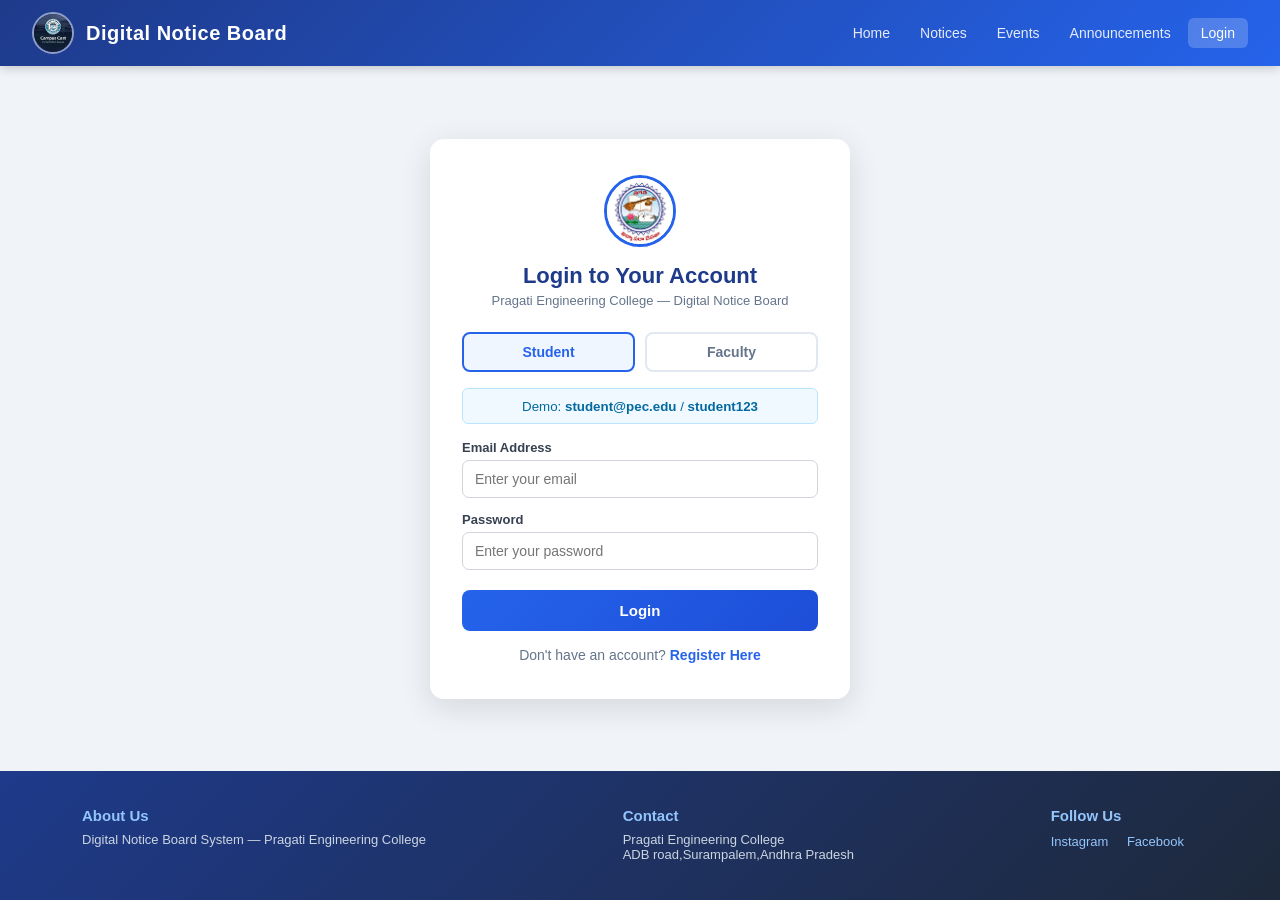
<file: html/studentdb.html>
<!DOCTYPE html>
<html lang="en">
<head>
  <meta charset="UTF-8">
  <meta name="viewport" content="width=device-width, initial-scale=1.0">
  <title>Student Portal - Digital Notice Board</title>
  <link rel="stylesheet" href="../css/style.css">
  <link rel="stylesheet" href="../css/components.css">
</head>
<body>

<header>
  <div class="navbar">
    <div class="navbar-brand">
      <img src="../images/logocc.jpeg" alt="LOGOCC" class="nav-logo">
      <h2>Digital Notice Board</h2>
    </div>
    <nav>
      <a href="index.html">Home</a>
      <a href="notices.html">Notices</a>
      <a href="event.html">Events</a>
      <a href="annoc.html">Announcements</a>
      <span id="nav-username" class="nav-username"></span>
      <a href="#" id="nav-logout" id="logout-btn">Logout</a>
    </nav>
  </div>
</header>

<section class="dashboard">
  <div class="dashboard-welcome">
    <h2> Student Portal</h2>
    <p id="welcome-msg">Welcome </p>
  </div>

  <div class="stats-row">
    <div class="stat-card">
      <span class="stat-icon">📋</span>
      <span id="stat-notices" class="stat-num">0</span>
      <span class="stat-label">Active Notices</span>
    </div>
    <div class="stat-card">
      <span class="stat-icon">📢</span>
      <span id="stat-announcements" class="stat-num">0</span>
      <span class="stat-label">Announcements</span>
    </div>
    <div class="stat-card">
      <span class="stat-icon">🎯</span>
      <span id="stat-events" class="stat-num">0</span>
      <span class="stat-label">Upcoming Events</span>
    </div>
  </div>

  <div class="dashboard-cards">
    <div class="dash-card">
      <div class="dash-icon">📋</div>
      <h3>View Notices</h3>
      <p>Read all college notices and exam schedules</p>
      <a href="notices.html"><button class="btn-primary">View Notices</button></a>
    </div>
    <div class="dash-card">
      <div class="dash-icon">🎯</div>
      <h3>Events</h3>
      <p>Check upcoming college events and workshops</p>
      <a href="event.html"><button class="btn-primary">View Events</button></a>
    </div>
    <div class="dash-card">
      <div class="dash-icon">📢</div>
      <h3>Announcements</h3>
      <p>Read important college announcements</p>
      <a href="annoc.html"><button class="btn-primary">View All</button></a>
    </div>
  </div>

  <div class="recent-section">
    <h3>📌 Recent Notices</h3>
    <div id="recent-notices" class="notice-container"></div>
  </div>
</section>

<footer>
  <div class="footer-content">
    <div>
      <h3>About Us</h3>
      <p>Digital Notice Board System — Pragati Engineering College</p>
    </div>
    <div>
      <h3>Contact</h3>
      <p>Pragati Engineering College</p>
      <p> ADB road,Surampalem,Andhra Pradesh</p>
    </div>
    <div>
      <h3>Follow Us</h3>
      <div class="social">
        <a href=" https://www.instagram.com/pragatiengineering/ ">Instagram</a>
        <a href="https://www.facebook.com/PragatiEngineeeringCollege/">Facebook</a>
      </div>
    </div>
  </div>
  
</footer>

<div id="toast" class="toast"></div>

<script src="../js/auth.js"></script>
<script src="../js/notices.js"></script>
<script src="../js/announcements.js"></script>
<script src="../js/events.js"></script>
<script src="../js/ui.js"></script>
<script src="../js/main.js"></script>
<script>
  document.addEventListener("DOMContentLoaded", function() {
    const user = getCurrentUser();
    if (user) {
      const msg = document.getElementById("welcome-msg");
      if (msg) msg.textContent = `Welcome , ${user.name}! `;
    }
    const logoutBtn = document.getElementById("nav-logout");
    if (logoutBtn) logoutBtn.addEventListener("click", function(e) { e.preventDefault(); logout(); });
  });
</script>
</body>
</html>
</file>
<file: css/style.css>
/* Reset */
*, *::before, *::after {
  margin: 0;
  padding: 0;
  box-sizing: border-box;
  font-family: 'Segoe UI', Arial, Helvetica, sans-serif;
}

html, body {
  height: 100%;
  display: flex;
  flex-direction: column;
}

body {
  background-color: #f0f4f8;
  color: #1e293b;
}

/*  logo watermark */
body::before {
  content: "";
  position: fixed;
  top: 50%;
  left: 50%;
  transform: translate(-50%, -50%);
  background-image: url("../images/peclogo.jpeg");
  background-size: 420px;
  background-repeat: no-repeat;
  width: 420px;
  height: 420px;
  opacity: 0.07;
  z-index: -1;
}

/* ---- HEADER / NAVBAR ---- */
header {
  background: linear-gradient(135deg, #1e3a8a, #2563eb);
  color: white;
  padding: 0;
  box-shadow: 0 2px 10px rgba(0,0,0,0.2);
  position: sticky;
  top: 0;
  z-index: 1000;
}

.navbar {
  width: 95%;
  margin: auto;
  display: flex;
  justify-content: space-between;
  align-items: center;
  padding: 12px 0;
}

.navbar-brand {
  display: flex;
  align-items: center;
  gap: 12px;
}

.nav-logo {
  width: 42px;
  height: 42px;
  border-radius: 50%;
  border: 2px solid rgba(255,255,255,0.5);
  object-fit: cover;
}

.navbar-brand h2 {
  font-size: 20px;
  font-weight: 700;
  letter-spacing: 0.5px;
}

.navbar nav {
  display: flex;
  align-items: center;
  gap: 4px;
}

.navbar nav a {
  color: rgba(255,255,255,0.88);
  text-decoration: none;
  padding: 7px 13px;
  border-radius: 6px;
  font-size: 14px;
  font-weight: 500;
  transition: background 0.2s, color 0.2s;
}

.navbar nav a:hover,
.navbar nav a.active {
  background: rgba(255,255,255,0.2);
  color: #fff;
}

.nav-username {
  color: #bfdbfe;
  font-size: 13px;
  padding: 0 8px;
  font-weight: 500;
}

/* ---- HERO SECTION ---- */
.hero {
  background: linear-gradient(135deg, #1e3a8a 0%, #2563eb 60%, #3b82f6 100%);
  color: white;
  padding: 70px 20px 60px;
  text-align: center;
}

.hero-content {
  max-width: 700px;
  margin: auto;
}

.hero h1 {
  font-size: 38px;
  font-weight: 800;
  margin-bottom: 16px;
  line-height: 1.2;
}

.hero p {
  font-size: 18px;
  opacity: 0.9;
  margin-bottom: 28px;
}

.hero-btns {
  display: flex;
  gap: 15px;
  justify-content: center;
  flex-wrap: wrap;
  margin-bottom: 40px;
}

.btn-white {
  padding: 12px 28px;
  background: white;
  color: #2563eb;
  border: none;
  border-radius: 8px;
  font-size: 15px;
  font-weight: 700;
  cursor: pointer;
  transition: transform 0.2s, box-shadow 0.2s;
}

.btn-white:hover {
  transform: translateY(-2px);
  box-shadow: 0 6px 20px rgba(0,0,0,0.2);
}

.btn-outline {
  padding: 12px 28px;
  background: transparent;
  color: white;
  border: 2px solid rgba(255,255,255,0.7);
  border-radius: 8px;
  font-size: 15px;
  font-weight: 600;
  cursor: pointer;
  transition: background 0.2s, border-color 0.2s;
}

.btn-outline:hover {
  background: rgba(255,255,255,0.15);
  border-color: white;
}

.hero-stats {
  display: flex;
  justify-content: center;
  gap: 40px;
  flex-wrap: wrap;
}

.stat-box {
  display: flex;
  flex-direction: column;
  align-items: center;
}

.stat-box span {
  font-size: 32px;
  font-weight: 800;
}

.stat-box small {
  font-size: 13px;
  opacity: 0.8;
  margin-top: 2px;
}

/* ---- FEATURE CARDS ---- */
.features {
  width: 90%;
  margin: 50px auto;
  display: flex;
  gap: 24px;
  justify-content: center;
  flex-wrap: wrap;
}

.card {
  background: white;
  padding: 28px 24px;
  flex: 1;
  min-width: 220px;
  max-width: 300px;
  text-align: center;
  border-radius: 12px;
  box-shadow: 0 4px 16px rgba(0,0,0,0.08);
  text-decoration: none;
  color: inherit;
  transition: transform 0.2s, box-shadow 0.2s;
  display: flex;
  flex-direction: column;
  align-items: center;
  gap: 10px;
}

.card:hover {
  transform: translateY(-4px);
  box-shadow: 0 8px 24px rgba(37,99,235,0.15);
}

.card-icon {
  font-size: 36px;
}

.card h3 {
  font-size: 18px;
  color: #1e3a8a;
}

.card p {
  font-size: 14px;
  color: #64748b;
  flex: 1;
}

.card button {
  padding: 9px 20px;
  border: none;
  background: #2563eb;
  color: white;
  border-radius: 6px;
  font-size: 14px;
  font-weight: 600;
  cursor: pointer;
  transition: background 0.2s;
  margin-top: auto;
}

.card button:hover {
  background: #1d4ed8;
}

/* ---- NOTICES SECTION (homepage) ---- */
.notices {
  width: 90%;
  margin: 40px auto;
}

.notices h2 {
  margin-bottom: 20px;
  font-size: 22px;
  color: #1e3a8a;
}

.notices ul {
  background: white;
  padding: 20px 30px;
  border-radius: 10px;
  list-style: none;
  box-shadow: 0 2px 10px rgba(0,0,0,0.06);
}

.notices li {
  padding: 10px 0;
  border-bottom: 1px solid #f1f5f9;
  font-size: 15px;
  color: #334155;
}

.notices li:last-child { border-bottom: none; }

.notices button {
  margin-top: 16px;
  padding: 9px 20px;
  border: none;
  background: #2563eb;
  color: white;
  border-radius: 6px;
  font-size: 14px;
  cursor: pointer;
}

/* ---- EVENTS (homepage) ---- */
.events {
  width: 90%;
  margin: 40px auto;
}

.events h2 {
  margin-bottom: 20px;
  font-size: 22px;
  color: #1e3a8a;
}

.event {
  background: white;
  padding: 18px 20px;
  margin-bottom: 14px;
  border-radius: 10px;
  box-shadow: 0 2px 8px rgba(0,0,0,0.06);
  border-left: 4px solid #2563eb;
}

.event h3 { margin-bottom: 8px; color: #1e3a8a; font-size: 16px; }
.event p { font-size: 14px; color: #64748b; }

/* ---- ANNOUNCEMENTS (homepage) ---- */
.announcements {
  width: 90%;
  margin: 40px auto;
}

.announcements h2 {
  margin-bottom: 20px;
  font-size: 22px;
  color: #1e3a8a;
}

.announcement {
  background: white;
  padding: 18px 20px;
  margin-bottom: 12px;
  border-radius: 10px;
  box-shadow: 0 2px 8px rgba(0,0,0,0.06);
  border-left: 4px solid #f59e0b;
}

.announcement h3 { color: #92400e; font-size: 16px; margin-bottom: 6px; }
.announcement p  { font-size: 14px; color: #64748b; }

/* ---- FOOTER ---- */
footer {
  margin-top: auto;
  background: linear-gradient(135deg, #1e3a8a, #1e293b);
  color: white;
  padding: 36px 20px 18px;
}

.footer-content {
  width: 90%;
  margin: auto;
  display: flex;
  gap: 40px;
  flex-wrap: wrap;
  justify-content: space-between;
  margin-bottom: 20px;
}

.footer-content h3 {
  margin-bottom: 8px;
  font-size: 15px;
  color: #93c5fd;
}

.footer-content p {
  font-size: 13px;
  color: #cbd5e1;
}

.footer-copy {
  text-align: center;
  font-size: 13px;
  color: #94a3b8;
  border-top: 1px solid rgba(255,255,255,0.1);
  padding-top: 16px;
  margin-top: 16px;
}

.social a {
  color: #93c5fd;
  margin-right: 14px;
  text-decoration: none;
  font-size: 13px;
}

.social a:hover { text-decoration: underline; }

/* ---- PAGE HEADER ---- */
.page-header {
  width: 90%;
  margin: 30px auto 10px;
  display: flex;
  align-items: center;
  justify-content: space-between;
  flex-wrap: wrap;
  gap: 12px;
}

.page-header h2 {
  font-size: 24px;
  color: #1e3a8a;
  font-weight: 700;
}

/* ---- TOOLBAR ---- */
.toolbar {
  width: 90%;
  margin: 0 auto 20px;
  display: flex;
  gap: 12px;
  flex-wrap: wrap;
  align-items: center;
}

.search-input {
  flex: 1;
  min-width: 200px;
  padding: 10px 14px;
  border: 1px solid #d1d5db;
  border-radius: 8px;
  font-size: 14px;
  outline: none;
  transition: border 0.2s;
}

.search-input:focus { border-color: #2563eb; }

.filter-select {
  padding: 10px 14px;
  border: 1px solid #d1d5db;
  border-radius: 8px;
  font-size: 14px;
  background: white;
  cursor: pointer;
  outline: none;
}

/* ---- DASHBOARD ---- */
.dashboard {
  width: 90%;
  margin: 30px auto;
}

.dashboard-welcome {
  margin-bottom: 24px;
}

.dashboard-welcome h2 {
  font-size: 26px;
  color: #1e3a8a;
  font-weight: 700;
}

.dashboard-welcome p {
  font-size: 15px;
  color: #64748b;
  margin-top: 4px;
}

.stats-row {
  display: flex;
  gap: 20px;
  flex-wrap: wrap;
  margin-bottom: 32px;
}

.stat-card {
  background: white;
  border-radius: 12px;
  padding: 22px 28px;
  flex: 1;
  min-width: 140px;
  display: flex;
  flex-direction: column;
  align-items: center;
  gap: 6px;
  box-shadow: 0 2px 10px rgba(0,0,0,0.07);
  border-top: 4px solid #2563eb;
}

.stat-icon { font-size: 28px; }
.stat-num  { font-size: 32px; font-weight: 800; color: #1e3a8a; }
.stat-label { font-size: 13px; color: #64748b; }

.dashboard-cards {
  display: flex;
  gap: 20px;
  flex-wrap: wrap;
  justify-content: flex-start;
  margin-bottom: 40px;
}

.dash-card {
  background: white;
  padding: 28px 24px;
  width: 220px;
  border-radius: 12px;
  box-shadow: 0 3px 12px rgba(0,0,0,0.08);
  text-align: center;
  transition: transform 0.2s, box-shadow 0.2s;
}

.dash-card:hover {
  transform: translateY(-3px);
  box-shadow: 0 6px 20px rgba(37,99,235,0.14);
}

.dash-icon { font-size: 36px; margin-bottom: 10px; }

.dash-card h3 {
  font-size: 16px;
  color: #1e3a8a;
  margin-bottom: 8px;
}

.dash-card p {
  font-size: 13px;
  color: #64748b;
  margin-bottom: 16px;
}

.recent-section {
  margin-top: 20px;
}

.recent-section h3 {
  font-size: 18px;
  color: #1e3a8a;
  margin-bottom: 16px;
}

/* ---- LOGIN / REGISTER ---- */
.login-page {
  flex: 1;
  display: flex;
  align-items: center;
  justify-content: center;
  padding: 40px 20px;
}

.login-container {
  background: white;
  padding: 36px 32px;
  border-radius: 14px;
  box-shadow: 0 8px 32px rgba(0,0,0,0.12);
  width: 100%;
  max-width: 420px;
}

.login-header {
  text-align: center;
  margin-bottom: 24px;
}

.login-logo {
  width: 72px;
  height: 72px;
  border-radius: 50%;
  border: 3px solid #2563eb;
  object-fit: cover;
  margin-bottom: 12px;
}

.login-header h2 {
  font-size: 22px;
  color: #1e3a8a;
  font-weight: 700;
}

.login-header p {
  font-size: 13px;
  color: #64748b;
  margin-top: 4px;
}

.role-tabs {
  display: flex;
  gap: 10px;
  margin-bottom: 16px;
}

.role-tab {
  flex: 1;
  padding: 10px;
  border: 2px solid #e2e8f0;
  border-radius: 8px;
  background: white;
  font-size: 14px;
  font-weight: 600;
  cursor: pointer;
  color: #64748b;
  transition: all 0.2s;
}

.role-tab.active {
  border-color: #2563eb;
  background: #eff6ff;
  color: #2563eb;
}

.demo-hint {
  background: #f0f9ff;
  border: 1px solid #bae6fd;
  border-radius: 6px;
  padding: 8px 12px;
  margin-bottom: 16px;
  text-align: center;
  color: #0369a1;
}

.login-container label {
  display: block;
  font-size: 13px;
  font-weight: 600;
  color: #374151;
  margin-top: 14px;
  margin-bottom: 5px;
}

.login-container input,
.login-container select {
  width: 100%;
  padding: 10px 12px;
  border: 1px solid #d1d5db;
  border-radius: 7px;
  font-size: 14px;
  outline: none;
  transition: border 0.2s;
}

.login-container input:focus,
.login-container select:focus {
  border-color: #2563eb;
  box-shadow: 0 0 0 3px rgba(37,99,235,0.1);
}

.btn-full {
  width: 100%;
  margin-top: 20px;
  padding: 12px;
  background: linear-gradient(135deg, #2563eb, #1d4ed8);
  color: white;
  border: none;
  border-radius: 8px;
  font-size: 15px;
  font-weight: 700;
  cursor: pointer;
  transition: transform 0.2s, box-shadow 0.2s;
}

.btn-full:hover {
  transform: translateY(-1px);
  box-shadow: 0 4px 14px rgba(37,99,235,0.35);
}

.register-text,
.login-text {
  text-align: center;
  margin-top: 16px;
  font-size: 14px;
  color: #64748b;
}

.register-text a,
.login-text a {
  color: #2563eb;
  font-weight: 600;
  text-decoration: none;
}

.register-text a:hover,
.login-text a:hover { text-decoration: underline; }

/* ---- ADD NOTICE FORM ---- */
.add-notice-container {
  width: 90%;
  max-width: 560px;
  margin: 30px auto 50px;
  background: white;
  padding: 32px;
  border-radius: 12px;
  box-shadow: 0 4px 16px rgba(0,0,0,0.09);
}

.add-notice-container label {
  display: block;
  font-size: 13px;
  font-weight: 600;
  color: #374151;
  margin-top: 16px;
  margin-bottom: 6px;
}

.add-notice-container input,
.add-notice-container textarea,
.add-notice-container select {
  width: 100%;
  padding: 10px 12px;
  border: 1px solid #d1d5db;
  border-radius: 7px;
  font-size: 14px;
  outline: none;
  transition: border 0.2s;
  font-family: inherit;
}

.add-notice-container input:focus,
.add-notice-container textarea:focus,
.add-notice-container select:focus {
  border-color: #2563eb;
  box-shadow: 0 0 0 3px rgba(37,99,235,0.1);
}

.form-actions {
  display: flex;
  gap: 12px;
  margin-top: 24px;
}

/* ---- TABLE ---- */
.table-container {
  width: 90%;
  margin: 20px auto 50px;
  background: white;
  border-radius: 12px;
  box-shadow: 0 4px 16px rgba(0,0,0,0.08);
  overflow: auto;
}

table {
  width: 100%;
  border-collapse: collapse;
}

thead {
  background: linear-gradient(135deg, #1e3a8a, #2563eb);
  color: white;
}

th {
  padding: 14px 16px;
  text-align: left;
  font-size: 13px;
  font-weight: 600;
  white-space: nowrap;
}

td {
  padding: 13px 16px;
  border-bottom: 1px solid #f1f5f9;
  font-size: 14px;
  color: #334155;
}

tr:last-child td { border-bottom: none; }

tr:hover td { background: #f8fafc; }
</file>
<file: css/components.css>
/* =============================================
   components.css - Reusable UI Components
   Digital Notice Board System - PEC
   ============================================= */

/* ---- BUTTONS ---- */
.btn-primary {
  padding: 9px 20px;
  background: linear-gradient(135deg, #2563eb, #1d4ed8);
  color: white;
  border: none;
  border-radius: 7px;
  font-size: 14px;
  font-weight: 600;
  cursor: pointer;
  transition: transform 0.15s, box-shadow 0.15s;
  text-decoration: none;
  display: inline-block;
}

.btn-primary:hover {
  transform: translateY(-1px);
  box-shadow: 0 4px 12px rgba(37,99,235,0.35);
}

.btn-cancel {
  padding: 9px 20px;
  background: #f1f5f9;
  color: #475569;
  border: 1px solid #d1d5db;
  border-radius: 7px;
  font-size: 14px;
  font-weight: 600;
  cursor: pointer;
  transition: background 0.15s;
}

.btn-cancel:hover { background: #e2e8f0; }

.btn-edit {
  padding: 5px 12px;
  background: #f59e0b;
  color: white;
  border: none;
  border-radius: 5px;
  font-size: 12px;
  font-weight: 600;
  cursor: pointer;
  margin-right: 6px;
  transition: background 0.15s;
}

.btn-edit:hover { background: #d97706; }

.btn-delete {
  padding: 5px 12px;
  background: #ef4444;
  color: white;
  border: none;
  border-radius: 5px;
  font-size: 12px;
  font-weight: 600;
  cursor: pointer;
  transition: background 0.15s;
}

.btn-delete:hover { background: #dc2626; }

/* ---- NOTICE CARDS ---- */
.notice-container {
  width: 90%;
  margin: 20px auto 50px;
  display: grid;
  grid-template-columns: repeat(auto-fill, minmax(280px, 1fr));
  gap: 20px;
}

.notice-card {
  background: white;
  padding: 22px;
  border-radius: 12px;
  box-shadow: 0 3px 12px rgba(0,0,0,0.08);
  border-top: 4px solid #2563eb;
  transition: transform 0.2s, box-shadow 0.2s;
  display: flex;
  flex-direction: column;
  gap: 8px;
}

.notice-card:hover {
  transform: translateY(-3px);
  box-shadow: 0 6px 20px rgba(37,99,235,0.13);
}

.notice-card h3 {
  font-size: 16px;
  color: #1e3a8a;
  font-weight: 700;
}

.notice-card p {
  font-size: 14px;
  color: #475569;
  line-height: 1.5;
  flex: 1;
}

.notice-card small {
  font-size: 12px;
  color: #94a3b8;
  display: block;
}

/* ---- EVENT CARDS ---- */
.events-container {
  width: 90%;
  margin: 20px auto 50px;
  display: grid;
  grid-template-columns: repeat(auto-fill, minmax(280px, 1fr));
  gap: 20px;
}

.event-card {
  background: white;
  padding: 22px;
  border-radius: 12px;
  box-shadow: 0 3px 12px rgba(0,0,0,0.08);
  border-top: 4px solid #10b981;
  transition: transform 0.2s;
  display: flex;
  flex-direction: column;
  gap: 8px;
}

.event-card:hover { transform: translateY(-3px); }

.event-card h3 {
  font-size: 16px;
  color: #065f46;
  font-weight: 700;
}

.event-card p {
  font-size: 14px;
  color: #475569;
  flex: 1;
}

.event-meta {
  display: flex;
  flex-wrap: wrap;
  gap: 8px;
  margin-top: 6px;
}

.event-meta span {
  font-size: 12px;
  background: #f0fdf4;
  color: #166534;
  padding: 3px 10px;
  border-radius: 20px;
  font-weight: 500;
}

.event-card small {
  font-size: 12px;
  color: #94a3b8;
}

/* ---- ANNOUNCEMENT CARDS ---- */
.announcement-container {
  width: 90%;
  margin: 20px auto 50px;
  display: grid;
  grid-template-columns: repeat(auto-fill, minmax(280px, 1fr));
  gap: 20px;
}

.announcement-card {
  background: white;
  padding: 22px;
  border-radius: 12px;
  box-shadow: 0 3px 12px rgba(0,0,0,0.08);
  display: flex;
  flex-direction: column;
  gap: 8px;
  transition: transform 0.2s;
}

.announcement-card:hover { transform: translateY(-3px); }

.announcement-card.priority-high   { border-top: 4px solid #ef4444; }
.announcement-card.priority-medium { border-top: 4px solid #f59e0b; }
.announcement-card.priority-low    { border-top: 4px solid #10b981; }

.announcement-card h3 {
  font-size: 16px;
  color: #1e3a8a;
  font-weight: 700;
}

.announcement-card p {
  font-size: 14px;
  color: #475569;
  flex: 1;
  line-height: 1.5;
}

.announcement-card small {
  font-size: 12px;
  color: #94a3b8;
}

/* ---- CARD ACTIONS ---- */
.card-actions {
  display: flex;
  gap: 8px;
  margin-top: 10px;
  padding-top: 10px;
  border-top: 1px solid #f1f5f9;
}

/* ---- BADGES ---- */
.badge {
  display: inline-block;
  padding: 3px 10px;
  border-radius: 20px;
  font-size: 11px;
  font-weight: 700;
  text-transform: uppercase;
  letter-spacing: 0.5px;
}

.badge-exam    { background: #dbeafe; color: #1d4ed8; }
.badge-event   { background: #dcfce7; color: #166534; }
.badge-holiday { background: #fef9c3; color: #92400e; }
.badge-general { background: #f3e8ff; color: #6b21a8; }

.priority-badge {
  display: inline-block;
  padding: 3px 10px;
  border-radius: 20px;
  font-size: 11px;
  font-weight: 700;
  text-transform: uppercase;
  letter-spacing: 0.5px;
}

.priority-high   { background: #fee2e2; color: #b91c1c; }
.priority-medium { background: #fef3c7; color: #92400e; }
.priority-low    { background: #dcfce7; color: #166534; }

/* ---- ROLE BADGE ---- */
.role-badge {
  display: inline-block;
  padding: 5px 16px;
  border-radius: 20px;
  font-size: 13px;
  font-weight: 700;
}

.role-teacher { background: #eff6ff; color: #1d4ed8; border: 1.5px solid #bfdbfe; }
.role-student { background: #f0fdf4; color: #15803d; border: 1.5px solid #bbf7d0; }

/* ---- MODAL ---- */
.modal-overlay {
  position: fixed;
  inset: 0;
  background: rgba(0,0,0,0.45);
  display: flex;
  align-items: center;
  justify-content: center;
  z-index: 2000;
  padding: 20px;
}

.modal {
  background: white;
  padding: 32px;
  border-radius: 14px;
  width: 100%;
  max-width: 480px;
  box-shadow: 0 12px 40px rgba(0,0,0,0.2);
  max-height: 90vh;
  overflow-y: auto;
}

.modal h3 {
  font-size: 20px;
  color: #1e3a8a;
  margin-bottom: 20px;
  font-weight: 700;
}

.modal label {
  display: block;
  font-size: 13px;
  font-weight: 600;
  color: #374151;
  margin-top: 14px;
  margin-bottom: 5px;
}

.modal input,
.modal textarea,
.modal select {
  width: 100%;
  padding: 10px 12px;
  border: 1px solid #d1d5db;
  border-radius: 7px;
  font-size: 14px;
  outline: none;
  font-family: inherit;
  transition: border 0.2s;
}

.modal input:focus,
.modal textarea:focus,
.modal select:focus {
  border-color: #2563eb;
  box-shadow: 0 0 0 3px rgba(37,99,235,0.1);
}

.modal-actions {
  display: flex;
  gap: 12px;
  margin-top: 22px;
}

/* ---- TOAST NOTIFICATION ---- */
.toast {
  position: fixed;
  bottom: 28px;
  right: 28px;
  padding: 13px 22px;
  border-radius: 9px;
  font-size: 14px;
  font-weight: 600;
  color: white;
  z-index: 9999;
  opacity: 0;
  transform: translateY(20px);
  transition: opacity 0.3s, transform 0.3s;
  pointer-events: none;
  max-width: 320px;
}

.toast.show {
  opacity: 1;
  transform: translateY(0);
}

.toast-success { background: #059669; }
.toast-error   { background: #dc2626; }
.toast-info    { background: #2563eb; }
</file>
